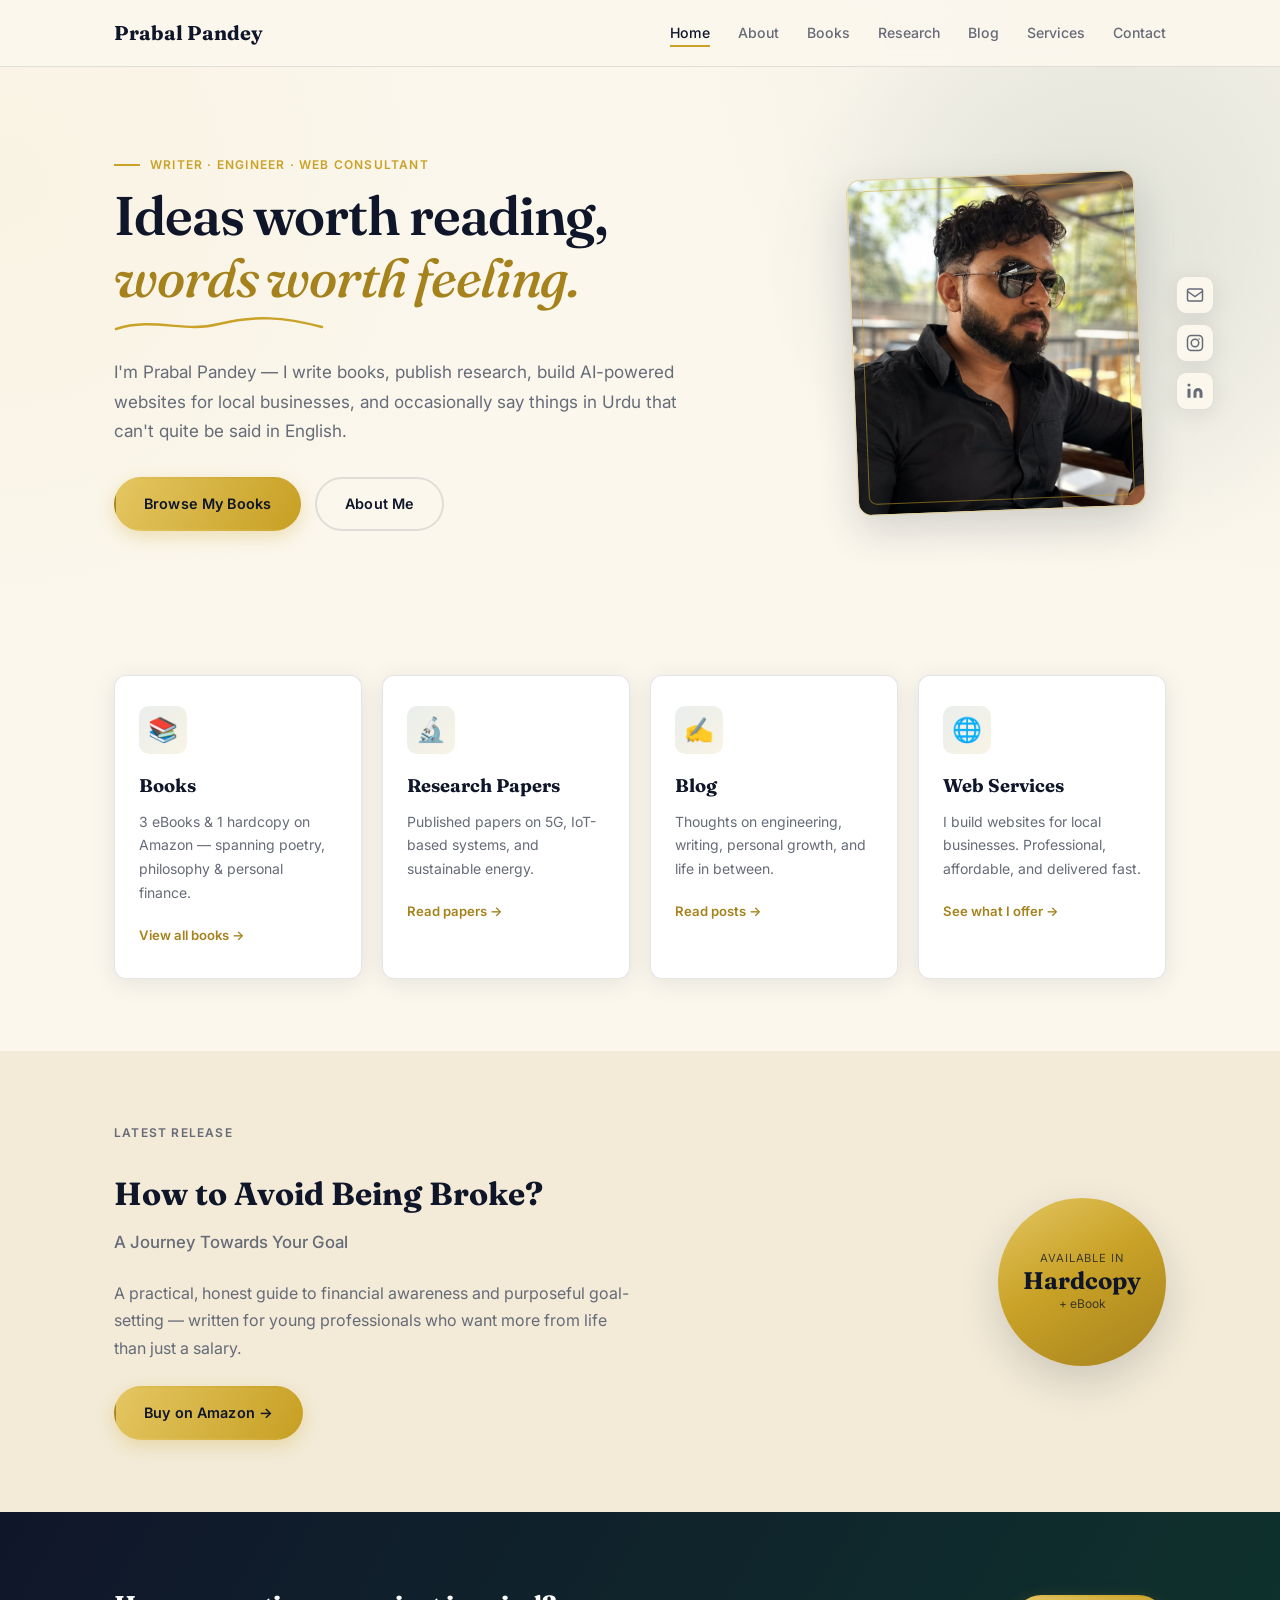
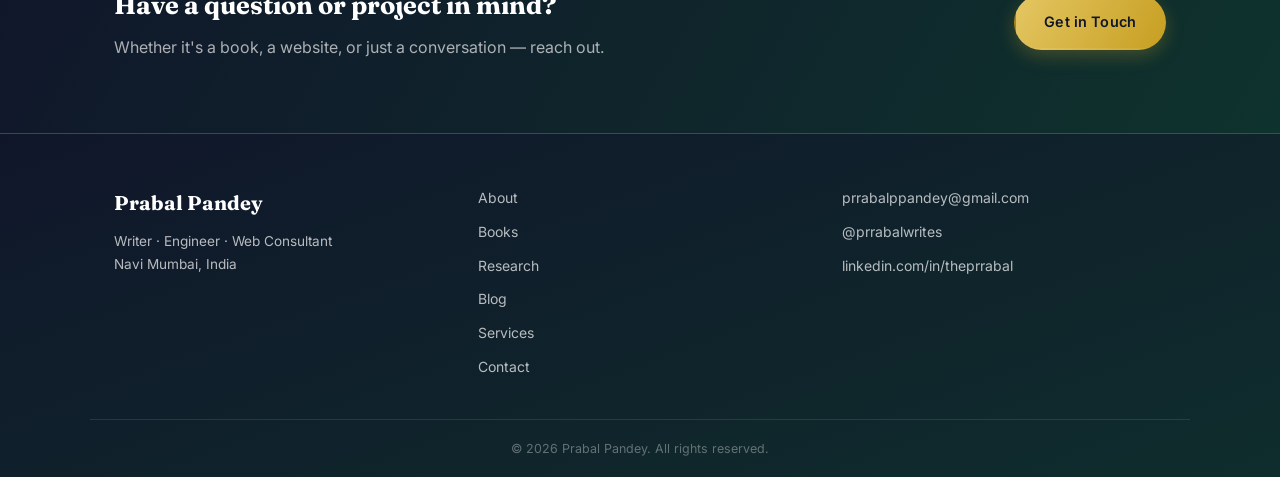
<file: index.html>
<!DOCTYPE html>
<html lang="en">
<head>
<meta charset="UTF-8">
<meta name="viewport" content="width=device-width, initial-scale=1.0">
<meta name="description" content="Prabal Pandey — writer, Electronics & Telecom engineer, and web consultant in Navi Mumbai. Author of four books, published researcher, and website builder for local businesses.">
<link rel="icon" type="image/svg+xml" href="data:image/svg+xml,%3Csvg xmlns='http://www.w3.org/2000/svg' viewBox='0 0 64 64'%3E%3Ccircle cx='32' cy='32' r='32' fill='%2310162A'/%3E%3Ctext x='32' y='42' font-family='Georgia,serif' font-size='26' fill='%23C9A227' text-anchor='middle'%3EPP%3C/text%3E%3C/svg%3E">
<title>Prabal Pandey — Writer, Engineer & Web Consultant</title>
<link rel="preconnect" href="https://fonts.googleapis.com">
<link href="https://fonts.googleapis.com/css2?family=Fraunces:ital,opsz,wght@0,9..144,400;0,9..144,500;0,9..144,600;0,9..144,700;1,9..144,500;1,9..144,600&family=Inter:wght@300;400;500;600&family=Noto+Sans+Devanagari:wght@400;500&display=swap" rel="stylesheet">
<link rel="stylesheet" href="style.css">
</head>
<body>

<header class="site-header">
  <div class="container nav-inner">
    <a href="index.html" class="logo">Prabal Pandey</a>
    <button class="nav-toggle" aria-label="Toggle menu" onclick="document.querySelector('.nav-links').classList.toggle('open')">
      <span></span><span></span><span></span>
    </button>
    <nav class="nav-links">
      <a href="index.html" class="active">Home</a>
      <a href="about.html">About</a>
      <a href="books.html">Books</a>
      <a href="research.html">Research</a>
      <a href="blog.html">Blog</a>
      <a href="services.html">Services</a>
      <a href="contact.html">Contact</a>
    </nav>
  </div>
</header>

<main>
  <!-- Hero -->
  <section class="hero">
    <div class="container hero-inner">
      <div class="hero-text">
        <p class="eyebrow eyebrow-lede">Writer · Engineer · Web Consultant</p>
        <h1>Ideas worth reading,<br><em>words worth feeling.</em></h1>
        <svg class="hero-flourish" viewBox="0 0 210 20" xmlns="http://www.w3.org/2000/svg" aria-hidden="true">
          <path d="M2 14 C 40 2, 70 18, 105 9 S 170 2, 208 12" />
        </svg>
        <p class="hero-sub">I'm Prabal Pandey — I write books, publish research, build AI-powered websites for local businesses, and occasionally say things in Urdu that can't quite be said in English.</p>
        <div class="hero-cta">
          <a href="books.html" class="btn btn-primary">Browse My Books</a>
          <a href="about.html" class="btn btn-ghost">About Me</a>
        </div>
      </div>
      <div class="hero-image">
        <div class="photo-frame">
          <img src="photo.jpg" alt="Prabal Pandey" onerror="this.parentElement.classList.add('no-photo')">
          <div class="photo-placeholder">PP</div>
        </div>
        <div class="social-float">
          <a href="mailto:prrabalppandey@gmail.com" aria-label="Email" class="social-icon">
            <svg viewBox="0 0 24 24" fill="none" stroke="currentColor" stroke-width="2"><rect x="2" y="4" width="20" height="16" rx="2"/><path d="m2 7 10 7 10-7"/></svg>
          </a>
          <a href="https://www.instagram.com/prrabalwrites" target="_blank" aria-label="Instagram" class="social-icon">
            <svg viewBox="0 0 24 24" fill="none" stroke="currentColor" stroke-width="2"><rect x="2" y="2" width="20" height="20" rx="5"/><circle cx="12" cy="12" r="5"/><circle cx="17.5" cy="6.5" r="1" fill="currentColor" stroke="none"/></svg>
          </a>
          <a href="https://www.linkedin.com/in/theprrabal/" target="_blank" aria-label="LinkedIn" class="social-icon">
            <svg viewBox="0 0 24 24" fill="currentColor"><path d="M16 8a6 6 0 0 1 6 6v7h-4v-7a2 2 0 0 0-2-2 2 2 0 0 0-2 2v7h-4v-7a6 6 0 0 1 6-6zM2 9h4v12H2z"/><circle cx="4" cy="4" r="2"/></svg>
          </a>
        </div>
      </div>
    </div>
  </section>

  <!-- Quick nav cards -->
  <section class="quick-nav section-pad">
    <div class="container">
      <div class="cards-grid">
        <a href="books.html" class="card reveal">
          <div class="card-icon">📚</div>
          <h3>Books</h3>
          <p>3 eBooks & 1 hardcopy on Amazon — spanning poetry, philosophy & personal finance.</p>
          <span class="card-link">View all books →</span>
        </a>
        <a href="research.html" class="card reveal">
          <div class="card-icon">🔬</div>
          <h3>Research Papers</h3>
          <p>Published papers on 5G, IoT-based systems, and sustainable energy.</p>
          <span class="card-link">Read papers →</span>
        </a>
        <a href="blog.html" class="card reveal">
          <div class="card-icon">✍️</div>
          <h3>Blog</h3>
          <p>Thoughts on engineering, writing, personal growth, and life in between.</p>
          <span class="card-link">Read posts →</span>
        </a>
        <a href="services.html" class="card reveal">
          <div class="card-icon">🌐</div>
          <h3>Web Services</h3>
          <p>I build websites for local businesses. Professional, affordable, and delivered fast.</p>
          <span class="card-link">See what I offer →</span>
        </a>
      </div>
    </div>
  </section>

  <!-- Featured book -->
  <section class="featured-book section-pad alt-bg">
    <div class="container featured-inner">
      <div class="featured-text">
        <p class="eyebrow">Latest Release</p>
        <h2>How to Avoid Being Broke?</h2>
        <p class="book-sub">A Journey Towards Your Goal</p>
        <p>A practical, honest guide to financial awareness and purposeful goal-setting — written for young professionals who want more from life than just a salary.</p>
        <a href="https://amzn.in/d/048aUwhO" target="_blank" class="btn btn-primary">Buy on Amazon →</a>
      </div>
      <div class="featured-badge">
        <div class="book-badge">
          <span class="badge-label">Available in</span>
          <span class="badge-format">Hardcopy</span>
          <span class="badge-sub">+ eBook</span>
        </div>
      </div>
    </div>
  </section>

  <!-- Enquiry strip -->
  <section class="enquiry-strip section-pad">
    <div class="container enquiry-inner">
      <div>
        <h2>Have a question or project in mind?</h2>
        <p>Whether it's a book, a website, or just a conversation — reach out.</p>
      </div>
      <a href="contact.html" class="btn btn-primary">Get in Touch</a>
    </div>
  </section>
</main>

<footer class="site-footer">
  <div class="container footer-inner">
    <div class="footer-left">
      <span class="logo">Prabal Pandey</span>
      <p>Writer · Engineer · Web Consultant<br>Navi Mumbai, India</p>
    </div>
    <div class="footer-links">
      <a href="about.html">About</a>
      <a href="books.html">Books</a>
      <a href="research.html">Research</a>
      <a href="blog.html">Blog</a>
      <a href="services.html">Services</a>
      <a href="contact.html">Contact</a>
    </div>
    <div class="footer-social">
      <a href="mailto:prrabalppandey@gmail.com">prrabalppandey@gmail.com</a>
      <a href="https://www.instagram.com/prrabalwrites" target="_blank">@prrabalwrites</a>
      <a href="https://www.linkedin.com/in/theprrabal/" target="_blank">linkedin.com/in/theprrabal</a>
    </div>
  </div>
  <div class="footer-bottom">
    <p>© 2026 Prabal Pandey. All rights reserved.</p>
  </div>
</footer>

<script>
(function(){
  var io = new IntersectionObserver(function(entries){
    entries.forEach(function(e){ if (e.isIntersecting) { e.target.classList.add("is-visible"); io.unobserve(e.target); } });
  }, { threshold: 0.15 });
  document.querySelectorAll(".reveal").forEach(function(el){ io.observe(el); });
})();
</script>
</body>
</html>
</file>
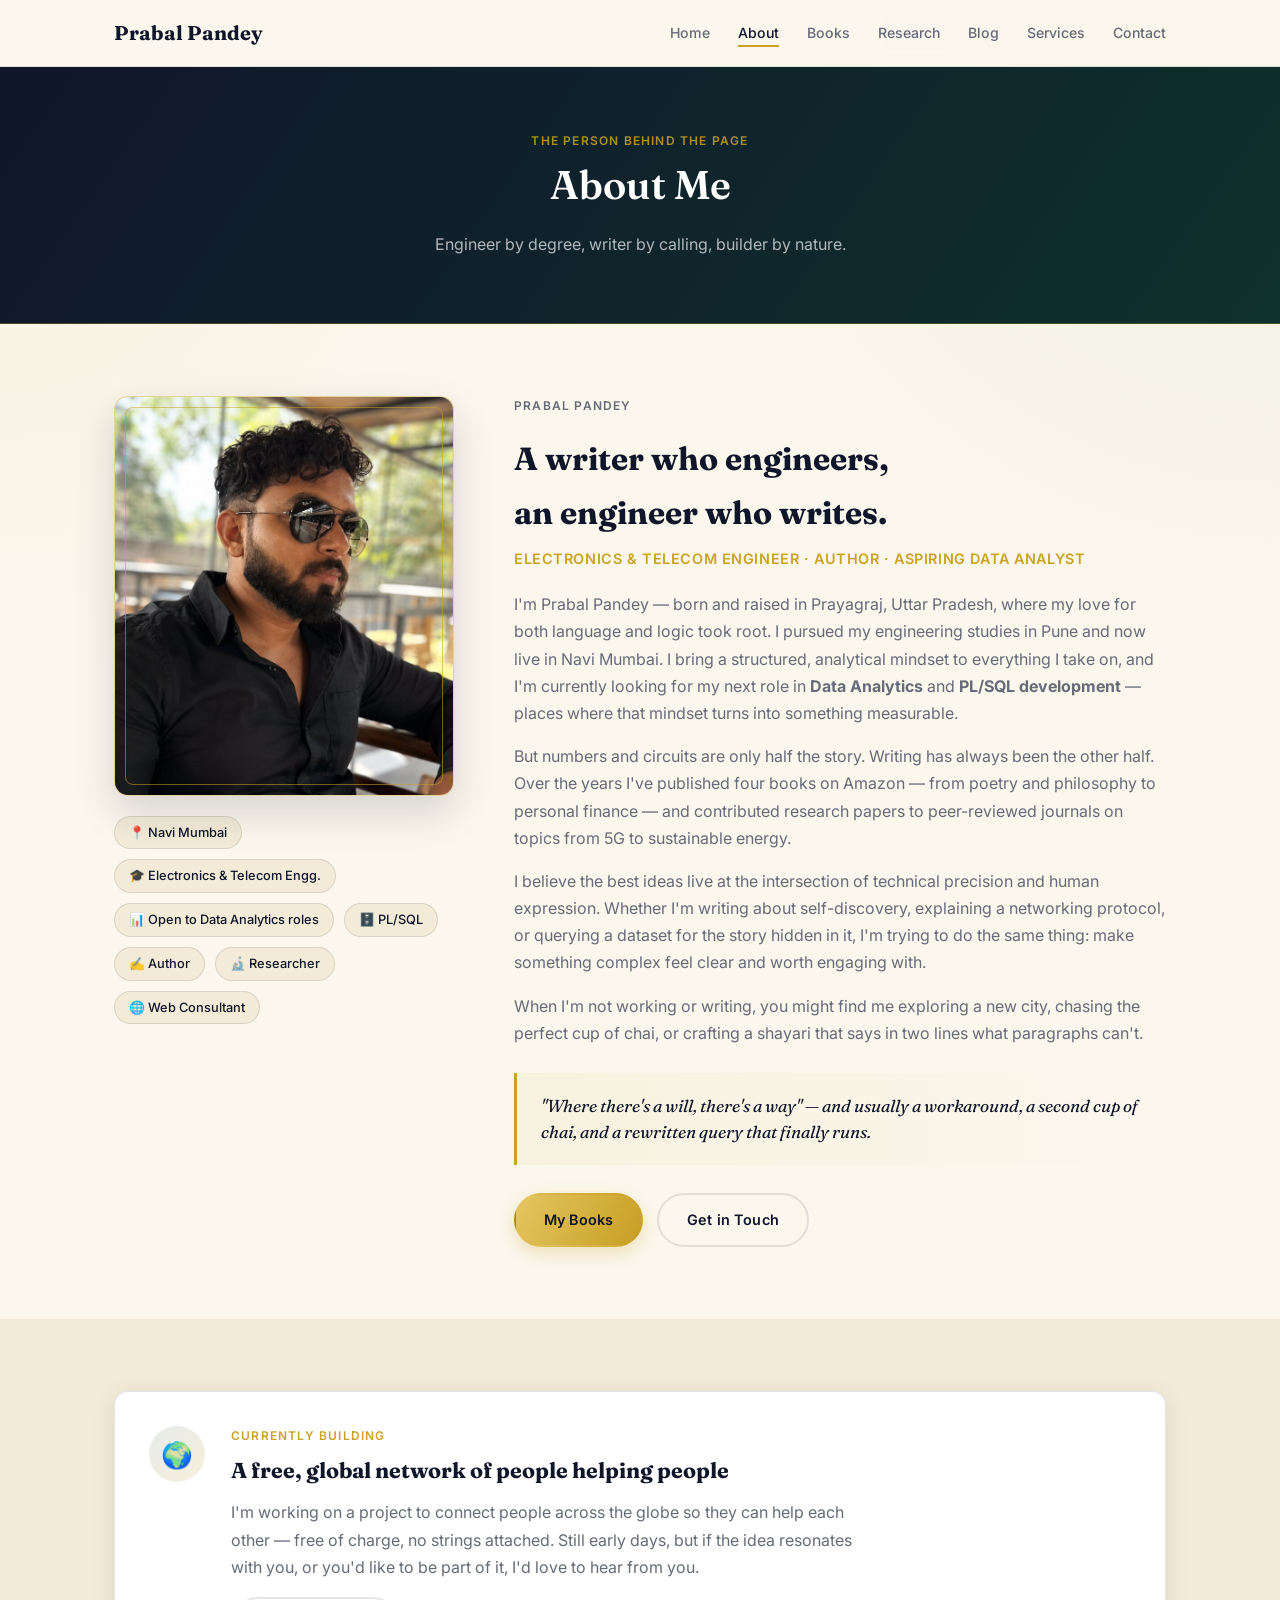
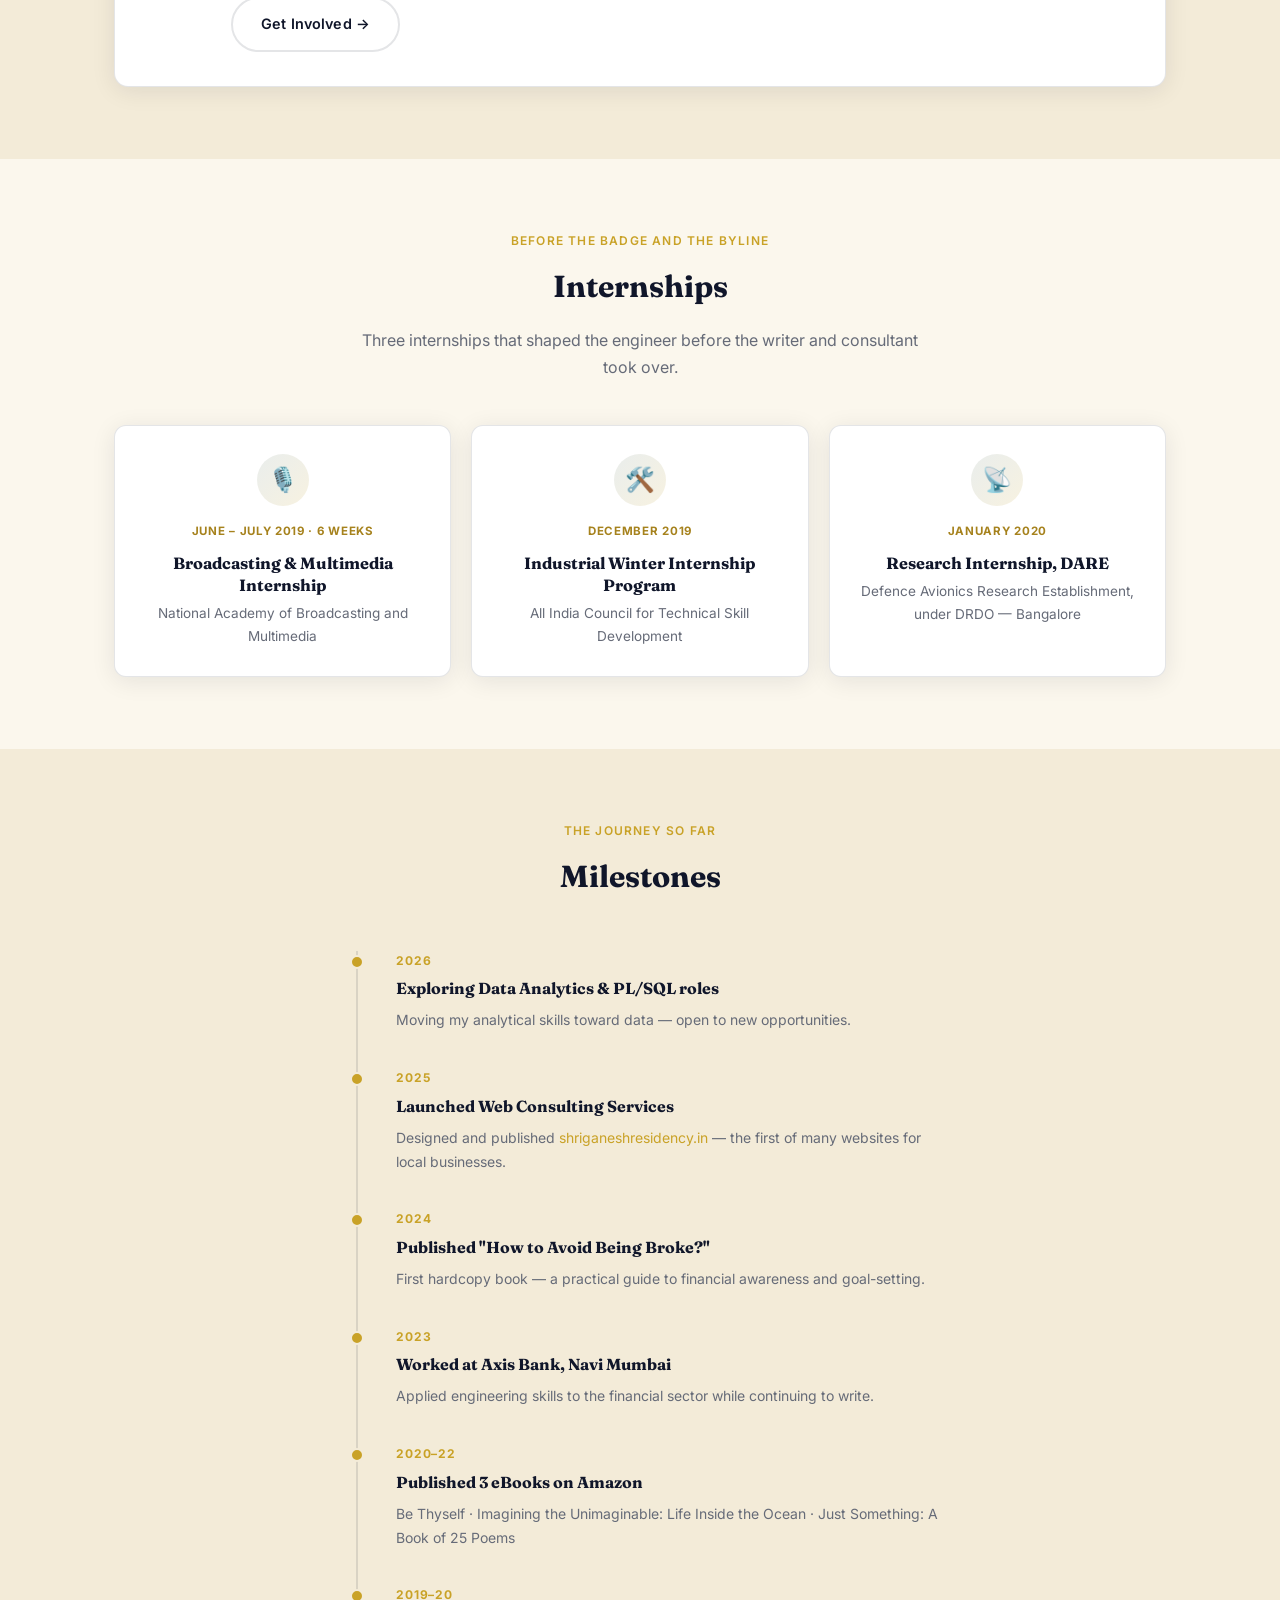
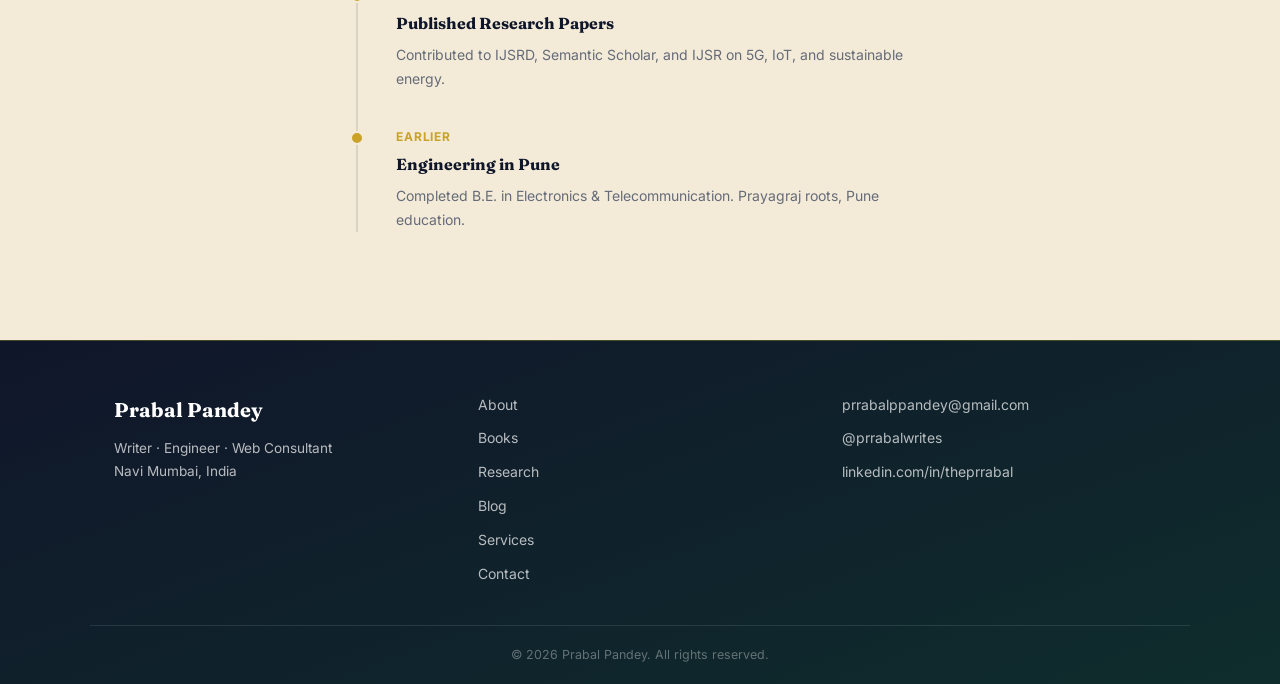
<file: about.html>
<!DOCTYPE html>
<html lang="en">
<head>
<meta charset="UTF-8">
<meta name="viewport" content="width=device-width, initial-scale=1.0">
<meta name="description" content="About Prabal Pandey — an Electronics & Telecom engineer, author, and web consultant blending analytical precision with a writer's voice.">
<link rel="icon" type="image/svg+xml" href="data:image/svg+xml,%3Csvg xmlns='http://www.w3.org/2000/svg' viewBox='0 0 64 64'%3E%3Ccircle cx='32' cy='32' r='32' fill='%2310162A'/%3E%3Ctext x='32' y='42' font-family='Georgia,serif' font-size='26' fill='%23C9A227' text-anchor='middle'%3EPP%3C/text%3E%3C/svg%3E">
<title>About — Prabal Pandey</title>
<link rel="preconnect" href="https://fonts.googleapis.com">
<link href="https://fonts.googleapis.com/css2?family=Fraunces:ital,opsz,wght@0,9..144,400;0,9..144,500;0,9..144,600;0,9..144,700;1,9..144,500;1,9..144,600&family=Inter:wght@300;400;500;600&family=Noto+Sans+Devanagari:wght@400;500&display=swap" rel="stylesheet">
<link rel="stylesheet" href="style.css">
</head>
<body>

<header class="site-header">
  <div class="container nav-inner">
    <a href="index.html" class="logo">Prabal Pandey</a>
    <button class="nav-toggle" aria-label="Toggle menu" onclick="document.querySelector('.nav-links').classList.toggle('open')">
      <span></span><span></span><span></span>
    </button>
    <nav class="nav-links">
      <a href="index.html">Home</a>
      <a href="about.html" class="active">About</a>
      <a href="books.html">Books</a>
      <a href="research.html">Research</a>
      <a href="blog.html">Blog</a>
      <a href="services.html">Services</a>
      <a href="contact.html">Contact</a>
    </nav>
  </div>
</header>

<div class="page-hero">
  <div class="container">
    <p class="eyebrow" style="color:rgba(201,162,39,0.85)">The person behind the page</p>
    <h1>About Me</h1>
    <p>Engineer by degree, writer by calling, builder by nature.</p>
  </div>
</div>

<main>
  <section class="section-pad">
    <div class="container">
      <div class="about-grid">
        <div>
          <div class="about-photo" id="aboutPhoto">
            <img src="photo.jpg" alt="Prabal Pandey" onerror="document.getElementById('aboutPhoto').classList.add('no-photo')">
            <div class="photo-placeholder">PP</div>
          </div>
          <div class="about-tags" style="margin-top: 20px;">
            <span class="tag">📍 Navi Mumbai</span>
            <span class="tag">🎓 Electronics & Telecom Engg.</span>
            <span class="tag">📊 Open to Data Analytics roles</span>
            <span class="tag">🗄️ PL/SQL</span>
            <span class="tag">✍️ Author</span>
            <span class="tag">🔬 Researcher</span>
            <span class="tag">🌐 Web Consultant</span>
          </div>
        </div>
        <div class="about-content">
          <p class="eyebrow">Prabal Pandey</p>
          <h2>A writer who engineers,<br>an engineer who writes.</h2>
          <div class="about-role">Electronics & Telecom Engineer · Author · Aspiring Data Analyst</div>
          <p>I'm Prabal Pandey — born and raised in Prayagraj, Uttar Pradesh, where my love for both language and logic took root. I pursued my engineering studies in Pune and now live in Navi Mumbai. I bring a structured, analytical mindset to everything I take on, and I'm currently looking for my next role in <strong>Data Analytics</strong> and <strong>PL/SQL development</strong> — places where that mindset turns into something measurable.</p>
          <p>But numbers and circuits are only half the story. Writing has always been the other half. Over the years I've published four books on Amazon — from poetry and philosophy to personal finance — and contributed research papers to peer-reviewed journals on topics from 5G to sustainable energy.</p>
          <p>I believe the best ideas live at the intersection of technical precision and human expression. Whether I'm writing about self-discovery, explaining a networking protocol, or querying a dataset for the story hidden in it, I'm trying to do the same thing: make something complex feel clear and worth engaging with.</p>
          <p>When I'm not working or writing, you might find me exploring a new city, chasing the perfect cup of chai, or crafting a shayari that says in two lines what paragraphs can't.</p>
          <blockquote class="signature-quote">
            <p>"Where there's a will, there's a way" — and usually a workaround, a second cup of chai, and a rewritten query that finally runs.</p>
          </blockquote>
          <div style="margin-top: 28px; display: flex; gap: 14px; flex-wrap: wrap;">
            <a href="books.html" class="btn btn-primary">My Books</a>
            <a href="contact.html" class="btn btn-ghost">Get in Touch</a>
          </div>
        </div>
      </div>
    </div>
  </section>

  <!-- Currently building -->
  <section class="section-pad alt-bg">
    <div class="container">
      <div class="project-callout reveal">
        <div class="project-icon">🌍</div>
        <div>
          <p class="eyebrow" style="margin-bottom:6px;">Currently building</p>
          <h3>A free, global network of people helping people</h3>
          <p style="color:var(--grey);max-width:64ch;">I'm working on a project to connect people across the globe so they can help each other — free of charge, no strings attached. Still early days, but if the idea resonates with you, or you'd like to be part of it, I'd love to hear from you.</p>
          <a href="contact.html" class="btn btn-ghost" style="margin-top:16px;">Get Involved →</a>
        </div>
      </div>
    </div>
  </section>

  <!-- Internships -->
  <section class="section-pad">
    <div class="container">
      <p class="eyebrow" style="text-align:center;">Before the badge and the byline</p>
      <h2 style="font-family:'Fraunces',serif;font-size:1.9rem;text-align:center;margin-bottom:14px;">Internships</h2>
      <p style="text-align:center;color:var(--grey);max-width:56ch;margin:0 auto 44px;">Three internships that shaped the engineer before the writer and consultant took over.</p>
      <div class="intern-grid">
        <div class="intern-card reveal">
          <div class="intern-icon">🎙️</div>
          <span class="intern-duration">June – July 2019 · 6 Weeks</span>
          <h4>Broadcasting &amp; Multimedia Internship</h4>
          <p>National Academy of Broadcasting and Multimedia</p>
        </div>
        <div class="intern-card reveal">
          <div class="intern-icon">🛠️</div>
          <span class="intern-duration">December 2019</span>
          <h4>Industrial Winter Internship Program</h4>
          <p>All India Council for Technical Skill Development</p>
        </div>
        <div class="intern-card reveal">
          <div class="intern-icon">📡</div>
          <span class="intern-duration">January 2020</span>
          <h4>Research Internship, DARE</h4>
          <p>Defence Avionics Research Establishment, under DRDO — Bangalore</p>
        </div>
      </div>
    </div>
  </section>

  <!-- Timeline -->
  <section class="section-pad alt-bg">
    <div class="container">
      <p class="eyebrow" style="text-align:center;">The journey so far</p>
      <h2 style="font-family:'Fraunces',serif;font-size:1.9rem;text-align:center;margin-bottom:48px;">Milestones</h2>
      <div style="max-width:600px;margin:0 auto;position:relative;">
        <div style="position:absolute;left:16px;top:0;bottom:0;width:2px;background:var(--line);"></div>
        <div class="timeline-items">
          <div class="t-item reveal">
            <div class="t-dot"></div>
            <div class="t-content">
              <span class="t-year">2026</span>
              <h4>Exploring Data Analytics & PL/SQL roles</h4>
              <p>Moving my analytical skills toward data — open to new opportunities.</p>
            </div>
          </div>
          <div class="t-item reveal">
            <div class="t-dot"></div>
            <div class="t-content">
              <span class="t-year">2025</span>
              <h4>Launched Web Consulting Services</h4>
              <p>Designed and published <a href="https://shriganeshresidency.in" target="_blank" style="color:var(--saffron);">shriganeshresidency.in</a> — the first of many websites for local businesses.</p>
            </div>
          </div>
          <div class="t-item reveal">
            <div class="t-dot"></div>
            <div class="t-content">
              <span class="t-year">2024</span>
              <h4>Published "How to Avoid Being Broke?"</h4>
              <p>First hardcopy book — a practical guide to financial awareness and goal-setting.</p>
            </div>
          </div>
          <div class="t-item reveal">
            <div class="t-dot"></div>
            <div class="t-content">
              <span class="t-year">2023</span>
              <h4>Worked at Axis Bank, Navi Mumbai</h4>
              <p>Applied engineering skills to the financial sector while continuing to write.</p>
            </div>
          </div>
          <div class="t-item reveal">
            <div class="t-dot"></div>
            <div class="t-content">
              <span class="t-year">2020–22</span>
              <h4>Published 3 eBooks on Amazon</h4>
              <p>Be Thyself · Imagining the Unimaginable: Life Inside the Ocean · Just Something: A Book of 25 Poems</p>
            </div>
          </div>
          <div class="t-item reveal">
            <div class="t-dot"></div>
            <div class="t-content">
              <span class="t-year">2019–20</span>
              <h4>Published Research Papers</h4>
              <p>Contributed to IJSRD, Semantic Scholar, and IJSR on 5G, IoT, and sustainable energy.</p>
            </div>
          </div>
          <div class="t-item reveal">
            <div class="t-dot"></div>
            <div class="t-content">
              <span class="t-year">Earlier</span>
              <h4>Engineering in Pune</h4>
              <p>Completed B.E. in Electronics & Telecommunication. Prayagraj roots, Pune education.</p>
            </div>
          </div>
        </div>
      </div>
    </div>
  </section>
</main>

<style>
.signature-quote {
  margin: 26px 0;
  padding: 20px 24px;
  border-left: 3px solid var(--saffron);
  background: linear-gradient(90deg, rgba(201,162,39,0.07), transparent);
  border-radius: 0 8px 8px 0;
}
.signature-quote p {
  font-family: 'Fraunces', serif;
  font-style: italic;
  font-size: 1.08rem;
  color: var(--navy);
  margin-bottom: 0 !important;
  line-height: 1.5;
}

.project-callout {
  display: flex;
  gap: 26px;
  align-items: flex-start;
  background: #fff;
  border: 1px solid var(--line);
  border-radius: 14px;
  padding: 34px;
  box-shadow: var(--shadow);
}
.project-icon {
  width: 56px; height: 56px;
  flex-shrink: 0;
  border-radius: 50%;
  background: linear-gradient(135deg, rgba(14,59,46,0.1), rgba(201,162,39,0.16));
  display: flex; align-items: center; justify-content: center;
  font-size: 1.6rem;
}
.project-callout h3 {
  font-family: 'Fraunces', serif;
  font-size: 1.35rem;
  margin-bottom: 10px;
}
@media (max-width: 640px) {
  .project-callout { flex-direction: column; }
}

.intern-grid {
  display: grid;
  grid-template-columns: repeat(3, 1fr);
  gap: 20px;
}
.intern-card {
  background: #fff;
  border: 1px solid var(--line);
  border-radius: 12px;
  padding: 28px 24px;
  text-align: center;
  box-shadow: var(--shadow);
  transition: all 0.28s cubic-bezier(.2,.7,.3,1);
}
.intern-card:hover { transform: translateY(-6px); border-color: rgba(201,162,39,0.4); box-shadow: var(--shadow-lift); }
.intern-icon {
  width: 52px; height: 52px;
  margin: 0 auto 16px;
  border-radius: 50%;
  background: linear-gradient(135deg, rgba(14,59,46,0.09), rgba(201,162,39,0.14));
  display: flex; align-items: center; justify-content: center;
  font-size: 1.5rem;
}
.intern-duration {
  display: block;
  font-size: 0.72rem;
  font-weight: 700;
  text-transform: uppercase;
  letter-spacing: 0.06em;
  color: var(--saffron-d);
  margin-bottom: 10px;
}
.intern-card h4 {
  font-family: 'Fraunces', serif;
  font-size: 1.02rem;
  margin-bottom: 6px;
  line-height: 1.35;
}
.intern-card p { font-size: 0.85rem; color: var(--grey); }
@media (max-width: 900px) {
  .intern-grid { grid-template-columns: 1fr; }
}

.t-item {
  display: flex;
  gap: 20px;
  margin-bottom: 36px;
  padding-left: 0;
  position: relative;
}
.t-dot {
  width: 14px; height: 14px;
  border-radius: 50%;
  background: var(--saffron);
  border: 2px solid var(--ivory-d);
  flex-shrink: 0;
  margin-top: 4px;
  position: relative;
  z-index: 1;
  margin-left: 10px;
}
.t-content { padding-left: 12px; }
.t-year {
  font-size: 0.75rem;
  font-weight: 700;
  text-transform: uppercase;
  letter-spacing: 0.07em;
  color: var(--saffron);
  display: block;
  margin-bottom: 4px;
}
.t-content h4 {
  font-family: 'Fraunces', serif;
  font-size: 1rem;
  margin-bottom: 6px;
}
.t-content p { font-size: 0.875rem; color: var(--grey); }
</style>

<footer class="site-footer">
  <div class="container footer-inner">
    <div class="footer-left">
      <span class="logo">Prabal Pandey</span>
      <p>Writer · Engineer · Web Consultant<br>Navi Mumbai, India</p>
    </div>
    <div class="footer-links">
      <a href="about.html">About</a>
      <a href="books.html">Books</a>
      <a href="research.html">Research</a>
      <a href="blog.html">Blog</a>
      <a href="services.html">Services</a>
      <a href="contact.html">Contact</a>
    </div>
    <div class="footer-social">
      <a href="mailto:prrabalppandey@gmail.com">prrabalppandey@gmail.com</a>
      <a href="https://www.instagram.com/prrabalwrites" target="_blank">@prrabalwrites</a>
      <a href="https://www.linkedin.com/in/theprrabal/" target="_blank">linkedin.com/in/theprrabal</a>
    </div>
  </div>
  <div class="footer-bottom"><p>© 2026 Prabal Pandey. All rights reserved.</p></div>
</footer>

<script>
(function(){
  var io = new IntersectionObserver(function(entries){
    entries.forEach(function(e){ if (e.isIntersecting) { e.target.classList.add("is-visible"); io.unobserve(e.target); } });
  }, { threshold: 0.15 });
  document.querySelectorAll(".reveal").forEach(function(el){ io.observe(el); });
})();
</script>
</body>
</html>
</file>
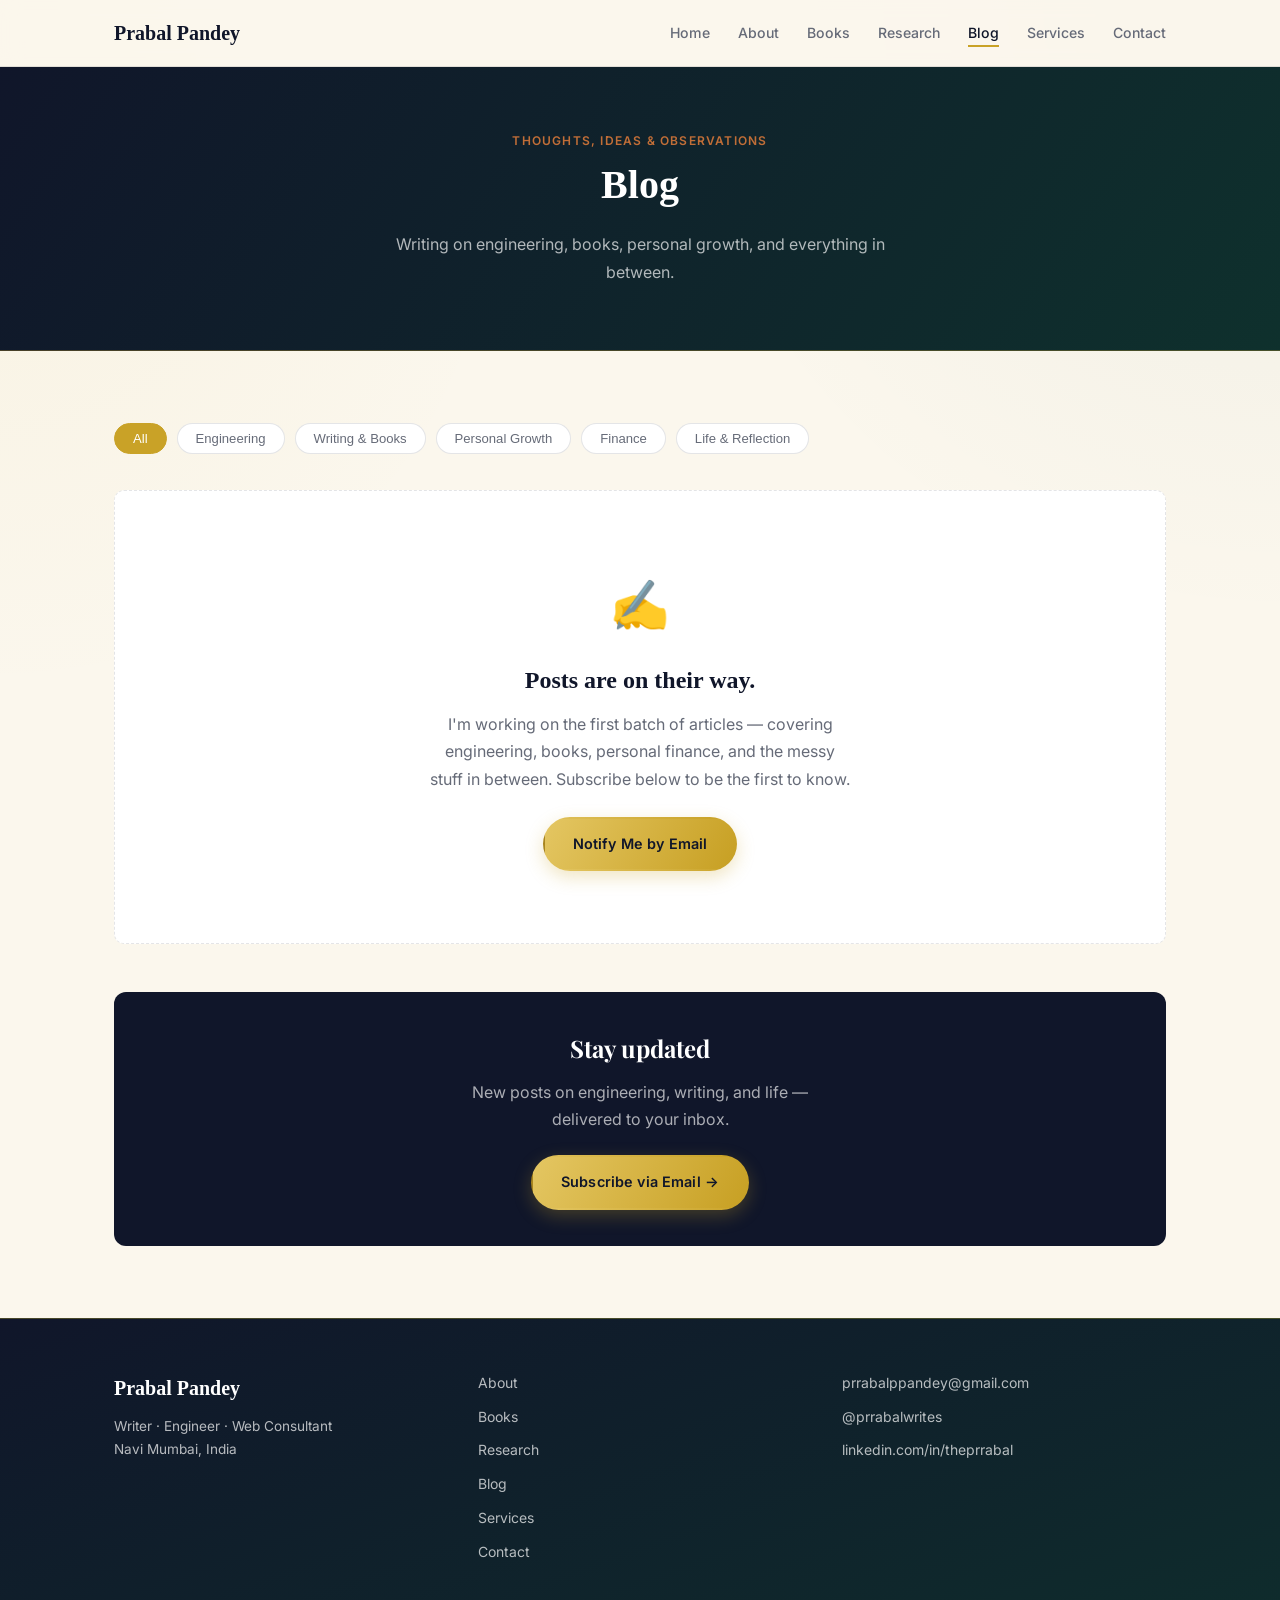
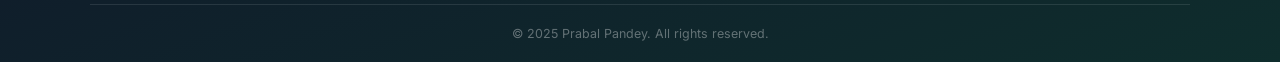
<file: blog.html>
<!DOCTYPE html>
<html lang="en">
<head>
<meta charset="UTF-8">
<meta name="viewport" content="width=device-width, initial-scale=1.0">
<title>Blog — Prabal Pandey</title>
<link rel="preconnect" href="https://fonts.googleapis.com">
<link href="https://fonts.googleapis.com/css2?family=Playfair+Display:ital,wght@0,400;0,600;0,700;1,400;1,600&family=Inter:wght@300;400;500;600&display=swap" rel="stylesheet">
<link rel="stylesheet" href="style.css">
<style>
  .category-bar {
    display: flex;
    gap: 10px;
    flex-wrap: wrap;
    margin-bottom: 36px;
  }
  .cat-btn {
    padding: 7px 18px;
    border-radius: 100px;
    border: 1px solid var(--line);
    font-size: 0.82rem;
    font-weight: 500;
    cursor: pointer;
    background: #fff;
    color: var(--grey);
    transition: all 0.15s;
  }
  .cat-btn.active, .cat-btn:hover {
    background: var(--saffron);
    border-color: var(--saffron);
    color: #fff;
  }

  .blog-post-full {
    max-width: 680px;
  }

  .subscribe-box {
    background: var(--navy);
    color: #fff;
    border-radius: 12px;
    padding: 36px;
    text-align: center;
    margin-top: 48px;
  }
  .subscribe-box h3 {
    font-family: 'Playfair Display', serif;
    font-size: 1.5rem;
    margin-bottom: 10px;
  }
  .subscribe-box p { color: rgba(255,255,255,0.65); max-width: 40ch; margin: 0 auto 22px; }
  .subscribe-row {
    display: flex;
    gap: 10px;
    max-width: 380px;
    margin: 0 auto;
  }
  .subscribe-row input {
    flex: 1;
    padding: 11px 14px;
    border-radius: var(--radius);
    border: none;
    font-family: 'Inter', sans-serif;
    font-size: 0.9rem;
    outline: none;
  }
</style>
</head>
<body>

<header class="site-header">
  <div class="container nav-inner">
    <a href="index.html" class="logo">Prabal Pandey</a>
    <button class="nav-toggle" aria-label="Toggle menu" onclick="document.querySelector('.nav-links').classList.toggle('open')">
      <span></span><span></span><span></span>
    </button>
    <nav class="nav-links">
      <a href="index.html">Home</a>
      <a href="about.html">About</a>
      <a href="books.html">Books</a>
      <a href="research.html">Research</a>
      <a href="blog.html" class="active">Blog</a>
      <a href="services.html">Services</a>
      <a href="contact.html">Contact</a>
    </nav>
  </div>
</header>

<div class="page-hero">
  <div class="container">
    <p class="eyebrow" style="color:rgba(224,123,57,0.85)">Thoughts, Ideas & Observations</p>
    <h1>Blog</h1>
    <p>Writing on engineering, books, personal growth, and everything in between.</p>
  </div>
</div>

<main>
  <section class="section-pad">
    <div class="container">

      <div class="category-bar">
        <button class="cat-btn active">All</button>
        <button class="cat-btn">Engineering</button>
        <button class="cat-btn">Writing & Books</button>
        <button class="cat-btn">Personal Growth</button>
        <button class="cat-btn">Finance</button>
        <button class="cat-btn">Life & Reflection</button>
      </div>

      <!-- Coming soon state — replace this section when you publish your first post -->
      <div class="blog-coming">
        <div class="big-icon">✍️</div>
        <h3>Posts are on their way.</h3>
        <p>I'm working on the first batch of articles — covering engineering, books, personal finance, and the messy stuff in between. Subscribe below to be the first to know.</p>
        <a href="mailto:prrabalppandey@gmail.com?subject=Blog%20Notification&body=Please%20notify%20me%20when%20new%20posts%20are%20published." class="btn btn-primary">Notify Me by Email</a>
      </div>

      <!-- ============================================================
           HOW TO ADD A BLOG POST:
           1. Copy the block below, uncomment it, and fill in your content.
           2. Delete or keep the "coming soon" block above as needed.
           3. Add as many blog-card blocks as you like.
      ============================================================

      <div class="blog-grid">
        <div class="blog-card">
          <div class="blog-img">💡</div>
          <div class="blog-body">
            <div class="blog-date">June 2025 · Engineering</div>
            <h3>Your Post Title Here</h3>
            <p>A short 1–2 line summary of what the post is about goes here.</p>
            <a href="#" class="blog-link">Read more →</a>
          </div>
        </div>
      </div>
      ============================================================ -->

      <div class="subscribe-box">
        <h3>Stay updated</h3>
        <p>New posts on engineering, writing, and life — delivered to your inbox.</p>
        <a href="mailto:prrabalppandey@gmail.com?subject=Subscribe%20to%20Blog&body=Hi%20Prabal%2C%20please%20add%20me%20to%20your%20blog%20mailing%20list." class="btn btn-primary">Subscribe via Email →</a>
      </div>

    </div>
  </section>
</main>

<footer class="site-footer">
  <div class="container footer-inner">
    <div class="footer-left">
      <span class="logo">Prabal Pandey</span>
      <p>Writer · Engineer · Web Consultant<br>Navi Mumbai, India</p>
    </div>
    <div class="footer-links">
      <a href="about.html">About</a>
      <a href="books.html">Books</a>
      <a href="research.html">Research</a>
      <a href="blog.html">Blog</a>
      <a href="services.html">Services</a>
      <a href="contact.html">Contact</a>
    </div>
    <div class="footer-social">
      <a href="mailto:prrabalppandey@gmail.com">prrabalppandey@gmail.com</a>
      <a href="https://www.instagram.com/prrabalwrites" target="_blank">@prrabalwrites</a>
      <a href="https://www.linkedin.com/in/theprrabal/" target="_blank">linkedin.com/in/theprrabal</a>
    </div>
  </div>
  <div class="footer-bottom"><p>© 2025 Prabal Pandey. All rights reserved.</p></div>
</footer>

<script>
  document.querySelectorAll('.cat-btn').forEach(btn => {
    btn.addEventListener('click', () => {
      document.querySelectorAll('.cat-btn').forEach(b => b.classList.remove('active'));
      btn.classList.add('active');
    });
  });
</script>

</body>
</html>
</file>
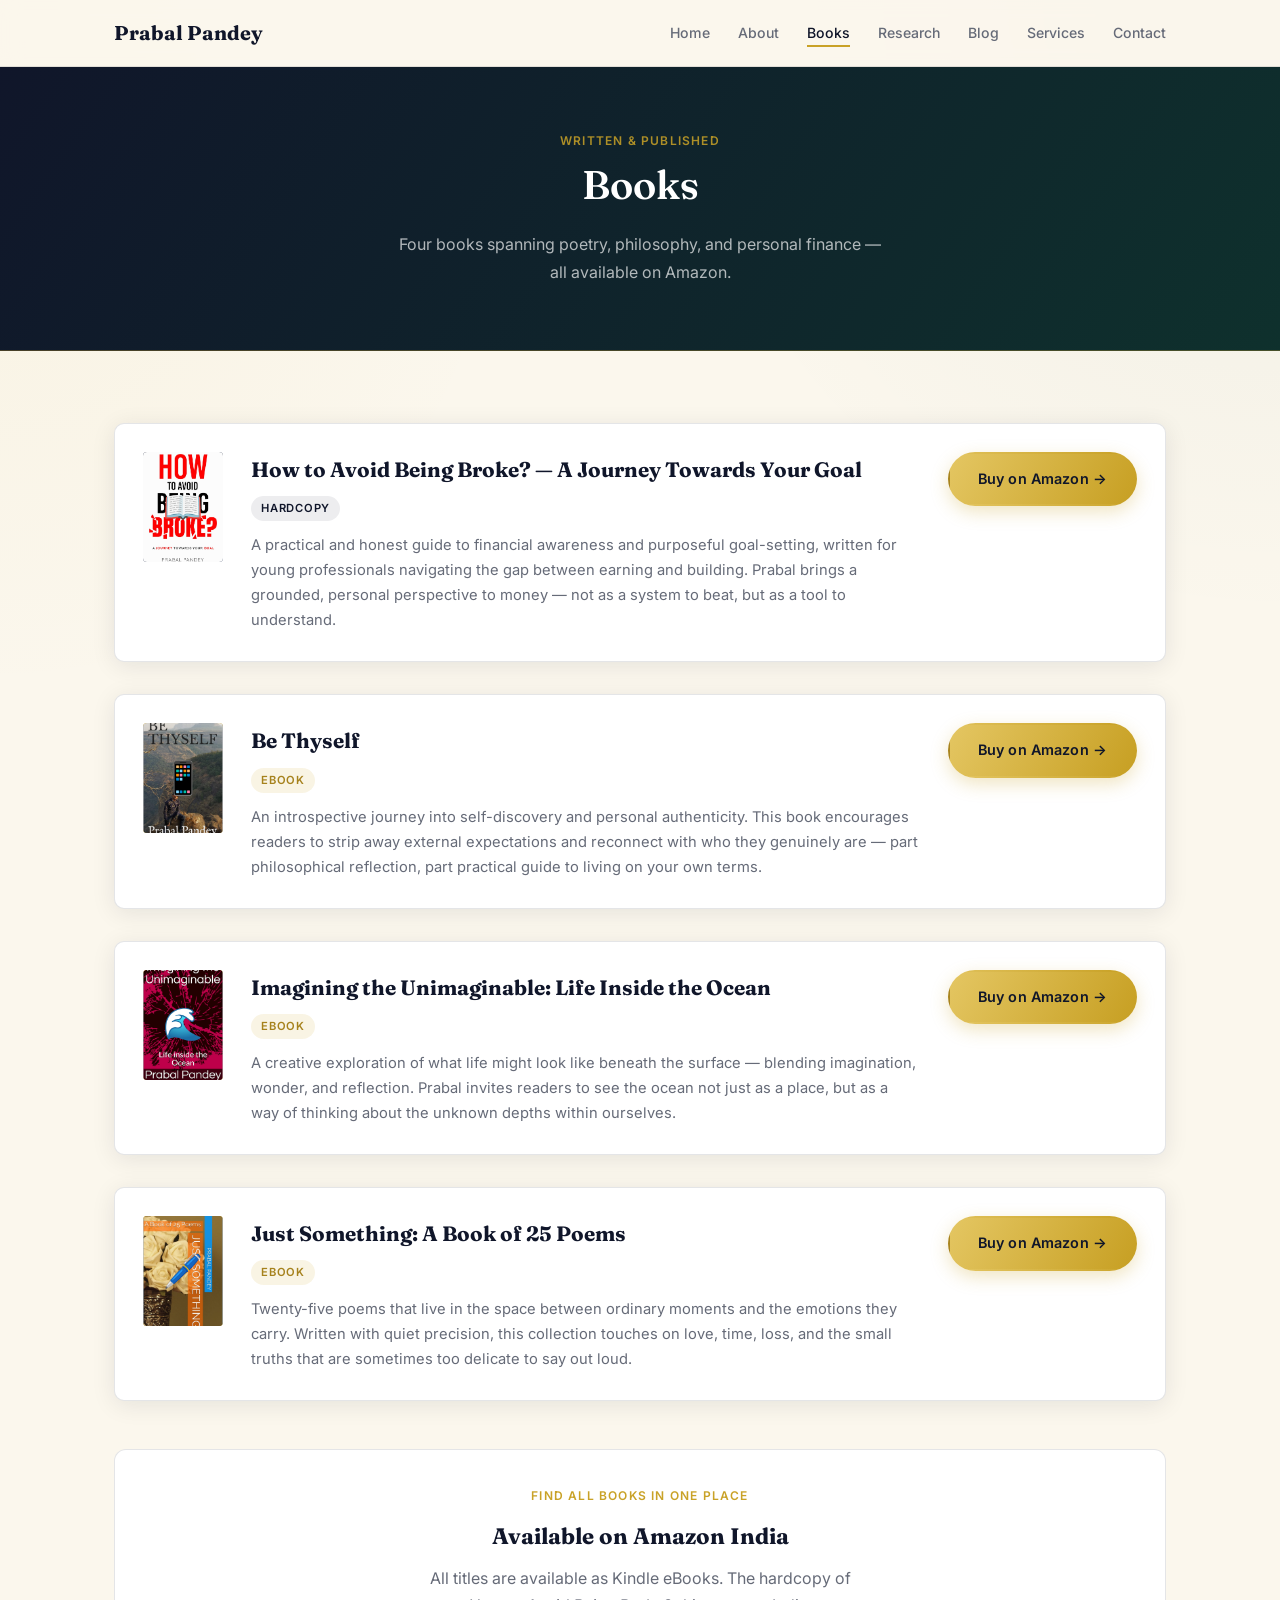
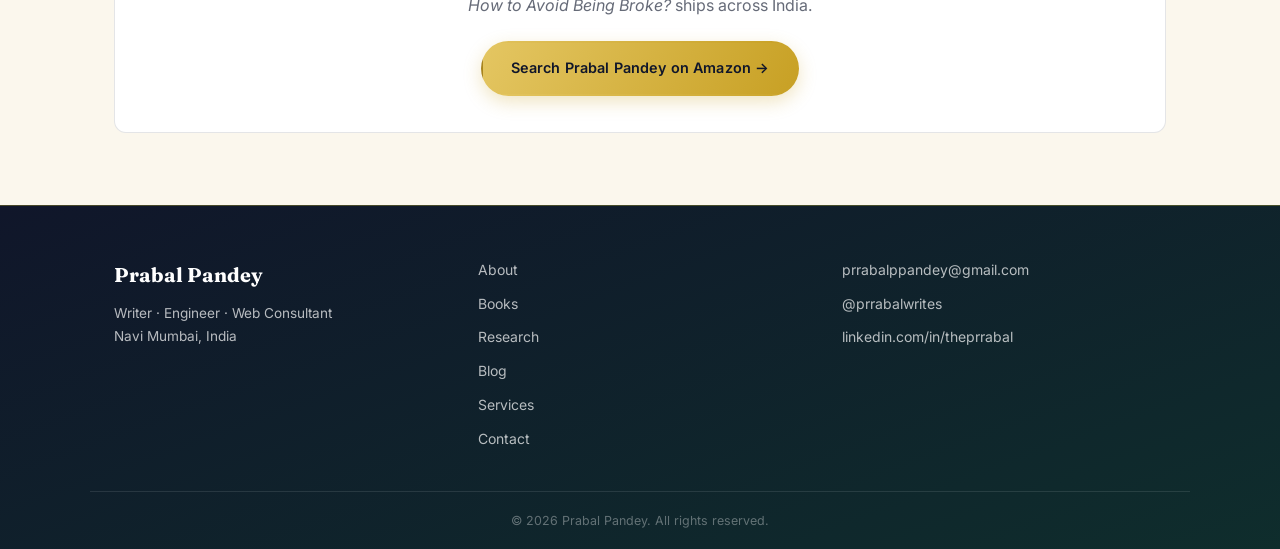
<file: books.html>
<!DOCTYPE html>
<html lang="en">
<head>
<meta charset="UTF-8">
<meta name="viewport" content="width=device-width, initial-scale=1.0">
<meta name="description" content="Four books by Prabal Pandey, available on Amazon India — spanning self-development, ocean life, poetry, and personal finance.">
<link rel="icon" type="image/svg+xml" href="data:image/svg+xml,%3Csvg xmlns='http://www.w3.org/2000/svg' viewBox='0 0 64 64'%3E%3Ccircle cx='32' cy='32' r='32' fill='%2310162A'/%3E%3Ctext x='32' y='42' font-family='Georgia,serif' font-size='26' fill='%23C9A227' text-anchor='middle'%3EPP%3C/text%3E%3C/svg%3E">
<title>Books — Prabal Pandey</title>
<link rel="preconnect" href="https://fonts.googleapis.com">
<link href="https://fonts.googleapis.com/css2?family=Fraunces:ital,opsz,wght@0,9..144,400;0,9..144,500;0,9..144,600;0,9..144,700;1,9..144,500;1,9..144,600&family=Inter:wght@300;400;500;600&display=swap" rel="stylesheet">
<link rel="stylesheet" href="style.css">
</head>
<body>

<header class="site-header">
  <div class="container nav-inner">
    <a href="index.html" class="logo">Prabal Pandey</a>
    <button class="nav-toggle" aria-label="Toggle menu" onclick="document.querySelector('.nav-links').classList.toggle('open')">
      <span></span><span></span><span></span>
    </button>
    <nav class="nav-links">
      <a href="index.html">Home</a>
      <a href="about.html">About</a>
      <a href="books.html" class="active">Books</a>
      <a href="research.html">Research</a>
      <a href="blog.html">Blog</a>
      <a href="services.html">Services</a>
      <a href="contact.html">Contact</a>
    </nav>
  </div>
</header>

<div class="page-hero">
  <div class="container">
    <p class="eyebrow" style="color:rgba(201,162,39,0.85)">Written & Published</p>
    <h1>Books</h1>
    <p>Four books spanning poetry, philosophy, and personal finance — all available on Amazon.</p>
  </div>
</div>

<main>
  <section class="section-pad">
    <div class="container">
      <div class="books-grid">

        <!-- Book 1 -->
        <div class="book-card reveal">
          <div class="book-spine hardcopy" title="Hardcopy"><img src="book1-cover.jpg" alt="How to Avoid Being Broke? cover" onerror="this.style.display='none'"><span class="spine-emoji">📖</span></div>
          <div class="book-info">
            <h3>How to Avoid Being Broke? — A Journey Towards Your Goal</h3>
            <span class="book-format hardcopy">Hardcopy</span>
            <p>A practical and honest guide to financial awareness and purposeful goal-setting, written for young professionals navigating the gap between earning and building. Prabal brings a grounded, personal perspective to money — not as a system to beat, but as a tool to understand.</p>
          </div>
          <div class="book-cta">
            <a href="https://amzn.in/d/048aUwhO" target="_blank" class="btn btn-primary">Buy on Amazon →</a>
          </div>
        </div>

        <!-- Book 2 -->
        <div class="book-card reveal">
          <div class="book-spine ebook" title="eBook"><img src="book2-cover.jpg" alt="Be Thyself cover" onerror="this.style.display='none'"><span class="spine-emoji">📱</span></div>
          <div class="book-info">
            <h3>Be Thyself</h3>
            <span class="book-format ebook">eBook</span>
            <p>An introspective journey into self-discovery and personal authenticity. This book encourages readers to strip away external expectations and reconnect with who they genuinely are — part philosophical reflection, part practical guide to living on your own terms.</p>
          </div>
          <div class="book-cta">
            <a href="https://amzn.in/d/0cEzp8bA" target="_blank" class="btn btn-primary">Buy on Amazon →</a>
          </div>
        </div>

        <!-- Book 3 -->
        <div class="book-card reveal">
          <div class="book-spine ebook" title="eBook"><img src="book3-cover.jpg" alt="Imagining the Unimaginable: Life Inside the Ocean cover" onerror="this.style.display='none'"><span class="spine-emoji">🌊</span></div>
          <div class="book-info">
            <h3>Imagining the Unimaginable: Life Inside the Ocean</h3>
            <span class="book-format ebook">eBook</span>
            <p>A creative exploration of what life might look like beneath the surface — blending imagination, wonder, and reflection. Prabal invites readers to see the ocean not just as a place, but as a way of thinking about the unknown depths within ourselves.</p>
          </div>
          <div class="book-cta">
            <a href="https://amzn.in/d/0b98Ddn2" target="_blank" class="btn btn-primary">Buy on Amazon →</a>
          </div>
        </div>

        <!-- Book 4 -->
        <div class="book-card reveal">
          <div class="book-spine ebook" title="eBook"><img src="book4-cover.jpg" alt="Just Something: A Book of 25 Poems cover" onerror="this.style.display='none'"><span class="spine-emoji">🖊️</span></div>
          <div class="book-info">
            <h3>Just Something: A Book of 25 Poems</h3>
            <span class="book-format ebook">eBook</span>
            <p>Twenty-five poems that live in the space between ordinary moments and the emotions they carry. Written with quiet precision, this collection touches on love, time, loss, and the small truths that are sometimes too delicate to say out loud.</p>
          </div>
          <div class="book-cta">
            <a href="https://amzn.in/d/09Vtak7l" target="_blank" class="btn btn-primary">Buy on Amazon →</a>
          </div>
        </div>

      </div>

      <!-- Amazon CTA -->
      <div style="text-align:center;margin-top:48px;padding:36px;background:#fff;border:1px solid var(--line);border-radius:12px;">
        <p class="eyebrow">Find all books in one place</p>
        <h3 style="font-family:'Fraunces',serif;font-size:1.4rem;margin-bottom:10px;">Available on Amazon India</h3>
        <p style="color:var(--grey);max-width:44ch;margin:0 auto 22px;">All titles are available as Kindle eBooks. The hardcopy of <em>How to Avoid Being Broke?</em> ships across India.</p>
        <a href="https://www.amazon.in/s?k=Prabal+Pandey" target="_blank" class="btn btn-primary">Search Prabal Pandey on Amazon →</a>
      </div>
    </div>
  </section>
</main>

<footer class="site-footer">
  <div class="container footer-inner">
    <div class="footer-left">
      <span class="logo">Prabal Pandey</span>
      <p>Writer · Engineer · Web Consultant<br>Navi Mumbai, India</p>
    </div>
    <div class="footer-links">
      <a href="about.html">About</a>
      <a href="books.html">Books</a>
      <a href="research.html">Research</a>
      <a href="blog.html">Blog</a>
      <a href="services.html">Services</a>
      <a href="contact.html">Contact</a>
    </div>
    <div class="footer-social">
      <a href="mailto:prrabalppandey@gmail.com">prrabalppandey@gmail.com</a>
      <a href="https://www.instagram.com/prrabalwrites" target="_blank">@prrabalwrites</a>
      <a href="https://www.linkedin.com/in/theprrabal/" target="_blank">linkedin.com/in/theprrabal</a>
    </div>
  </div>
  <div class="footer-bottom"><p>© 2026 Prabal Pandey. All rights reserved.</p></div>
</footer>

<script>
(function(){
  var io = new IntersectionObserver(function(entries){
    entries.forEach(function(e){ if (e.isIntersecting) { e.target.classList.add("is-visible"); io.unobserve(e.target); } });
  }, { threshold: 0.15 });
  document.querySelectorAll(".reveal").forEach(function(el){ io.observe(el); });
})();
</script>
</body>
</html>
</file>
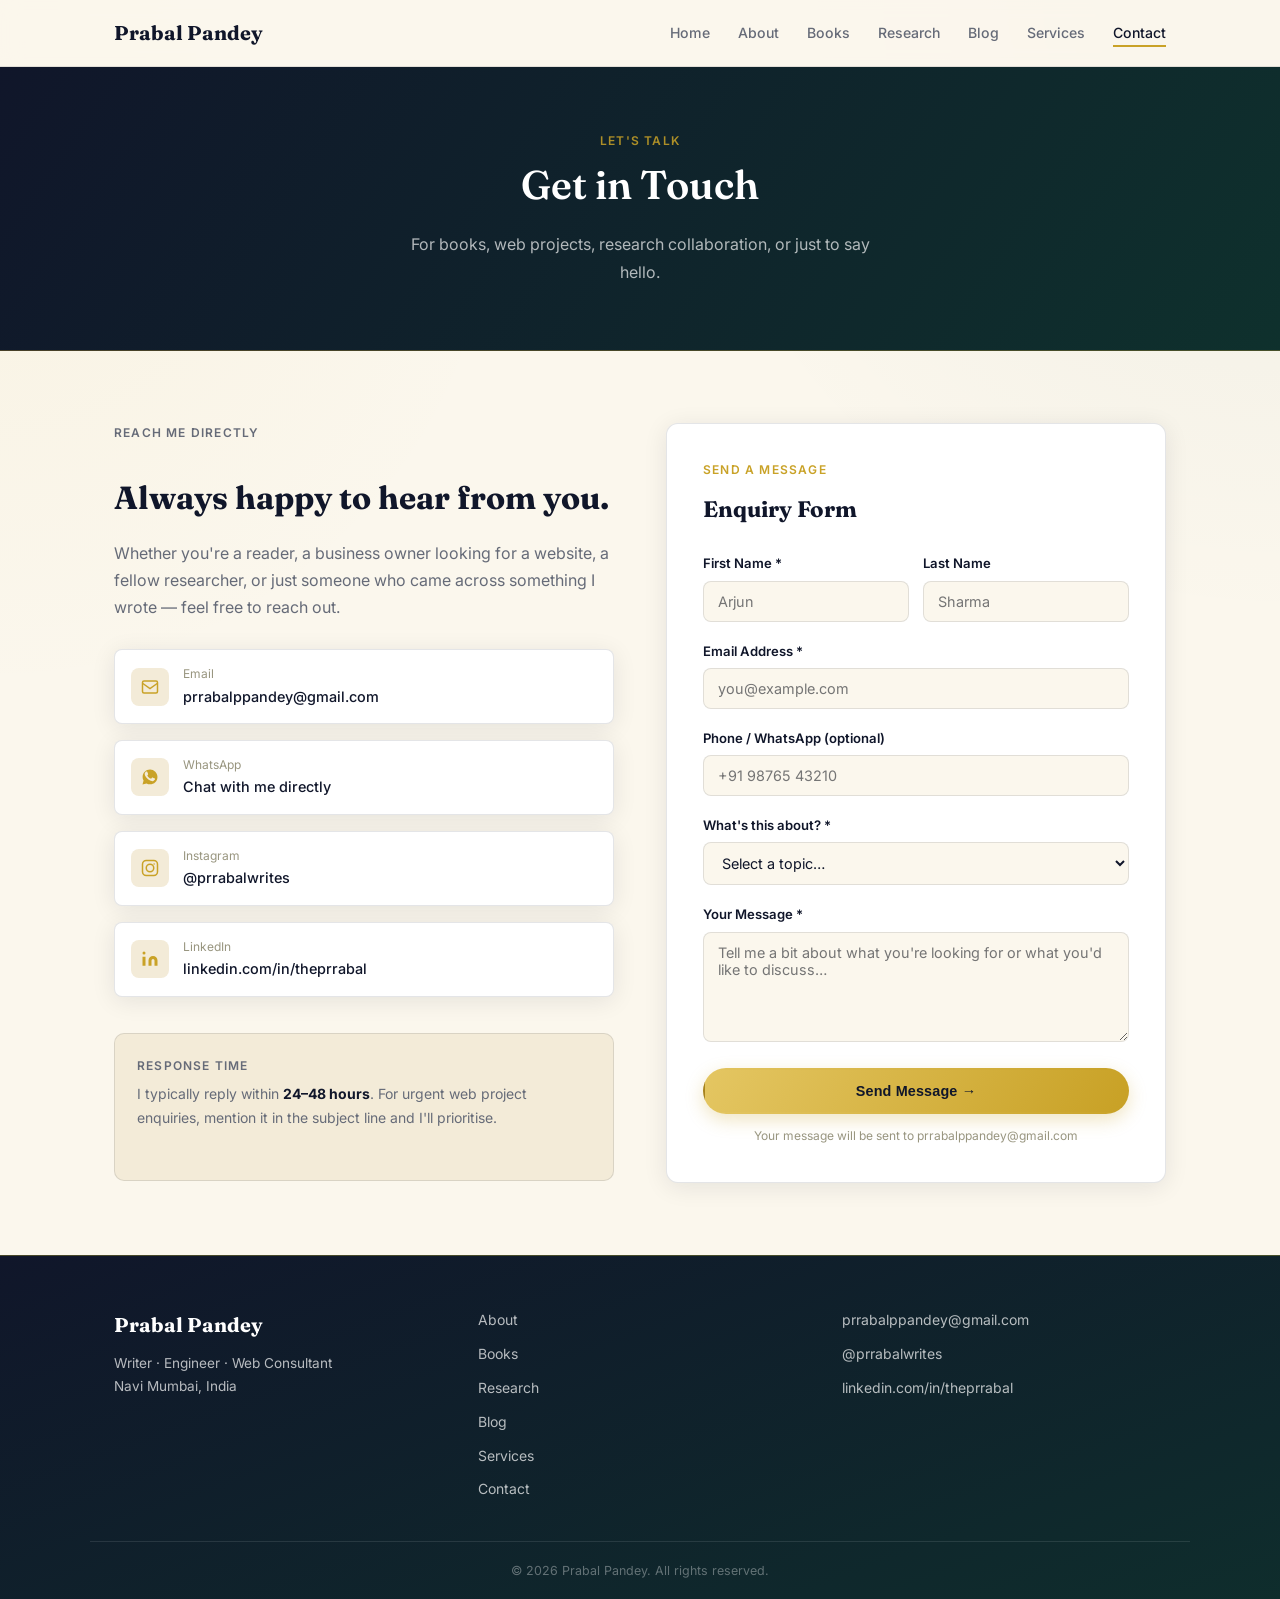
<file: contact.html>
<!DOCTYPE html>
<html lang="en">
<head>
<meta charset="UTF-8">
<meta name="viewport" content="width=device-width, initial-scale=1.0">
<meta name="description" content="Get in touch with Prabal Pandey for books, web projects, research collaboration, or a friendly hello.">
<link rel="icon" type="image/svg+xml" href="data:image/svg+xml,%3Csvg xmlns='http://www.w3.org/2000/svg' viewBox='0 0 64 64'%3E%3Ccircle cx='32' cy='32' r='32' fill='%2310162A'/%3E%3Ctext x='32' y='42' font-family='Georgia,serif' font-size='26' fill='%23C9A227' text-anchor='middle'%3EPP%3C/text%3E%3C/svg%3E">
<title>Contact — Prabal Pandey</title>
<link rel="preconnect" href="https://fonts.googleapis.com">
<link href="https://fonts.googleapis.com/css2?family=Fraunces:ital,opsz,wght@0,9..144,400;0,9..144,500;0,9..144,600;0,9..144,700;1,9..144,500;1,9..144,600&family=Inter:wght@300;400;500;600&display=swap" rel="stylesheet">
<link rel="stylesheet" href="style.css">
</head>
<body>

<header class="site-header">
  <div class="container nav-inner">
    <a href="index.html" class="logo">Prabal Pandey</a>
    <button class="nav-toggle" aria-label="Toggle menu" onclick="document.querySelector('.nav-links').classList.toggle('open')">
      <span></span><span></span><span></span>
    </button>
    <nav class="nav-links">
      <a href="index.html">Home</a>
      <a href="about.html">About</a>
      <a href="books.html">Books</a>
      <a href="research.html">Research</a>
      <a href="blog.html">Blog</a>
      <a href="services.html">Services</a>
      <a href="contact.html" class="active">Contact</a>
    </nav>
  </div>
</header>

<div class="page-hero">
  <div class="container">
    <p class="eyebrow" style="color:rgba(201,162,39,0.85)">Let's talk</p>
    <h1>Get in Touch</h1>
    <p>For books, web projects, research collaboration, or just to say hello.</p>
  </div>
</div>

<main>
  <section class="section-pad">
    <div class="container">
      <div class="contact-grid">

        <!-- Left: contact info -->
        <div class="contact-info">
          <p class="eyebrow">Reach me directly</p>
          <h2>Always happy to hear from you.</h2>
          <p>Whether you're a reader, a business owner looking for a website, a fellow researcher, or just someone who came across something I wrote — feel free to reach out.</p>

          <div class="contact-items">
            <a href="mailto:prrabalppandey@gmail.com" class="contact-item">
              <div class="c-icon">
                <svg viewBox="0 0 24 24" fill="none" stroke="currentColor" stroke-width="2"><rect x="2" y="4" width="20" height="16" rx="2"/><path d="m2 7 10 7 10-7"/></svg>
              </div>
              <div>
                <div class="c-label">Email</div>
                <div class="c-val">prrabalppandey@gmail.com</div>
              </div>
            </a>

            <a href="https://wa.me/919325457918?text=Hi%20Prabal%2C%20I%20came%20across%20your%20website%20and%20wanted%20to%20get%20in%20touch." target="_blank" class="contact-item">
              <div class="c-icon">
                <svg viewBox="0 0 24 24" fill="currentColor"><path d="M12.04 2C6.58 2 2.13 6.45 2.13 11.91c0 1.71.45 3.38 1.3 4.85L2 22l5.36-1.4a9.9 9.9 0 0 0 4.68 1.19h.01c5.46 0 9.9-4.45 9.9-9.91 0-2.65-1.03-5.14-2.9-7.01A9.85 9.85 0 0 0 12.04 2zm5.8 14.16c-.24.68-1.4 1.3-1.94 1.38-.5.08-1.12.11-1.8-.11a16.5 16.5 0 0 1-1.94-.72c-3.42-1.48-5.65-4.92-5.82-5.15-.17-.23-1.39-1.85-1.39-3.53 0-1.67.88-2.5 1.19-2.84.31-.34.68-.42.9-.42.23 0 .45 0 .65.01.21.01.49-.08.76.58.28.68.94 2.35 1.02 2.52.08.17.13.37.03.6-.11.23-.16.37-.32.57-.16.2-.34.44-.48.59-.16.17-.33.35-.14.68.19.34.85 1.4 1.83 2.27 1.26 1.12 2.32 1.47 2.66 1.63.34.17.54.14.74-.08.2-.22.85-.99 1.08-1.33.23-.34.46-.28.77-.17.31.11 1.97.93 2.31 1.1.34.17.56.25.65.4.08.14.08.83-.16 1.51z"/></svg>
              </div>
              <div>
                <div class="c-label">WhatsApp</div>
                <div class="c-val">Chat with me directly</div>
              </div>
            </a>

            <a href="https://www.instagram.com/prrabalwrites" target="_blank" class="contact-item">
              <div class="c-icon">
                <svg viewBox="0 0 24 24" fill="none" stroke="currentColor" stroke-width="2"><rect x="2" y="2" width="20" height="20" rx="5"/><circle cx="12" cy="12" r="5"/><circle cx="17.5" cy="6.5" r="1" fill="currentColor" stroke="none"/></svg>
              </div>
              <div>
                <div class="c-label">Instagram</div>
                <div class="c-val">@prrabalwrites</div>
              </div>
            </a>

            <a href="https://www.linkedin.com/in/theprrabal/" target="_blank" class="contact-item">
              <div class="c-icon">
                <svg viewBox="0 0 24 24" fill="currentColor"><path d="M16 8a6 6 0 0 1 6 6v7h-4v-7a2 2 0 0 0-2-2 2 2 0 0 0-2 2v7h-4v-7a6 6 0 0 1 6-6zM2 9h4v12H2z"/><circle cx="4" cy="4" r="2"/></svg>
              </div>
              <div>
                <div class="c-label">LinkedIn</div>
                <div class="c-val">linkedin.com/in/theprrabal</div>
              </div>
            </a>
          </div>

          <div style="margin-top:36px;padding:22px;background:var(--ivory-d);border-radius:10px;border:1px solid var(--line);">
            <p class="eyebrow" style="margin-bottom:6px;">Response time</p>
            <p style="font-size:0.875rem;color:var(--grey);">I typically reply within <strong style="color:var(--navy);">24–48 hours</strong>. For urgent web project enquiries, mention it in the subject line and I'll prioritise.</p>
          </div>
        </div>

        <!-- Right: enquiry form -->
        <div class="enquiry-form-wrap">
          <p class="eyebrow">Send a message</p>
          <h3>Enquiry Form</h3>

          <div id="formArea">
            <div class="form-row">
              <div class="form-group">
                <label for="fname">First Name *</label>
                <input type="text" id="fname" placeholder="Arjun" required>
              </div>
              <div class="form-group">
                <label for="lname">Last Name</label>
                <input type="text" id="lname" placeholder="Sharma">
              </div>
            </div>

            <div class="form-group">
              <label for="email">Email Address *</label>
              <input type="email" id="email" placeholder="you@example.com" required>
            </div>

            <div class="form-group">
              <label for="phone">Phone / WhatsApp (optional)</label>
              <input type="tel" id="phone" placeholder="+91 98765 43210">
            </div>

            <div class="form-group">
              <label for="reason">What's this about? *</label>
              <select id="reason" required>
                <option value="">Select a topic…</option>
                <option value="website">I need a website for my business</option>
                <option value="update">Website update / maintenance</option>
                <option value="book">Question about a book</option>
                <option value="research">Research collaboration</option>
                <option value="speaking">Speaking / guest post</option>
                <option value="other">Something else</option>
              </select>
            </div>

            <div class="form-group">
              <label for="message">Your Message *</label>
              <textarea id="message" placeholder="Tell me a bit about what you're looking for or what you'd like to discuss…" required></textarea>
            </div>

            <button class="btn btn-primary" style="width:100%;" onclick="handleSubmit()">Send Message →</button>
            <p style="font-size:0.75rem;color:var(--grey-l);text-align:center;margin-top:12px;">Your message will be sent to prrabalppandey@gmail.com</p>
          </div>

          <div class="form-success" id="formSuccess">
            <div class="success-icon">✅</div>
            <h4>Message sent!</h4>
            <p>Your email client should open shortly. If it doesn't, please email me directly at <a href="mailto:prrabalppandey@gmail.com" style="color:var(--saffron);">prrabalppandey@gmail.com</a></p>
          </div>
        </div>

      </div>
    </div>
  </section>
</main>

<footer class="site-footer">
  <div class="container footer-inner">
    <div class="footer-left">
      <span class="logo">Prabal Pandey</span>
      <p>Writer · Engineer · Web Consultant<br>Navi Mumbai, India</p>
    </div>
    <div class="footer-links">
      <a href="about.html">About</a>
      <a href="books.html">Books</a>
      <a href="research.html">Research</a>
      <a href="blog.html">Blog</a>
      <a href="services.html">Services</a>
      <a href="contact.html">Contact</a>
    </div>
    <div class="footer-social">
      <a href="mailto:prrabalppandey@gmail.com">prrabalppandey@gmail.com</a>
      <a href="https://www.instagram.com/prrabalwrites" target="_blank">@prrabalwrites</a>
      <a href="https://www.linkedin.com/in/theprrabal/" target="_blank">linkedin.com/in/theprrabal</a>
    </div>
  </div>
  <div class="footer-bottom"><p>© 2026 Prabal Pandey. All rights reserved.</p></div>
</footer>

<script>
function handleSubmit() {
  const fname   = document.getElementById('fname').value.trim();
  const lname   = document.getElementById('lname').value.trim();
  const email   = document.getElementById('email').value.trim();
  const phone   = document.getElementById('phone').value.trim();
  const reason  = document.getElementById('reason').value;
  const message = document.getElementById('message').value.trim();

  if (!fname || !email || !reason || !message) {
    alert('Please fill in all required fields (marked with *).');
    return;
  }

  const name = [fname, lname].filter(Boolean).join(' ');
  const reasonLabels = {
    website: 'Website for my business',
    update: 'Website update / maintenance',
    book: 'Question about a book',
    research: 'Research collaboration',
    speaking: 'Speaking / guest post',
    other: 'Other'
  };

  const subject = encodeURIComponent(`[Enquiry] ${reasonLabels[reason] || reason} — from ${name}`);
  const body = encodeURIComponent(
    `Hi Prabal,\n\n` +
    `Name: ${name}\n` +
    `Email: ${email}\n` +
    (phone ? `Phone/WhatsApp: ${phone}\n` : '') +
    `Topic: ${reasonLabels[reason] || reason}\n\n` +
    `Message:\n${message}\n\n` +
    `---\nSent via prabalpandey.com enquiry form`
  );

  window.location.href = `mailto:prrabalppandey@gmail.com?subject=${subject}&body=${body}`;

  document.getElementById('formArea').style.display = 'none';
  document.getElementById('formSuccess').style.display = 'block';
}
</script>

<script>
(function(){
  var io = new IntersectionObserver(function(entries){
    entries.forEach(function(e){ if (e.isIntersecting) { e.target.classList.add("is-visible"); io.unobserve(e.target); } });
  }, { threshold: 0.15 });
  document.querySelectorAll(".reveal").forEach(function(el){ io.observe(el); });
})();
</script>
</body>
</html>
</file>
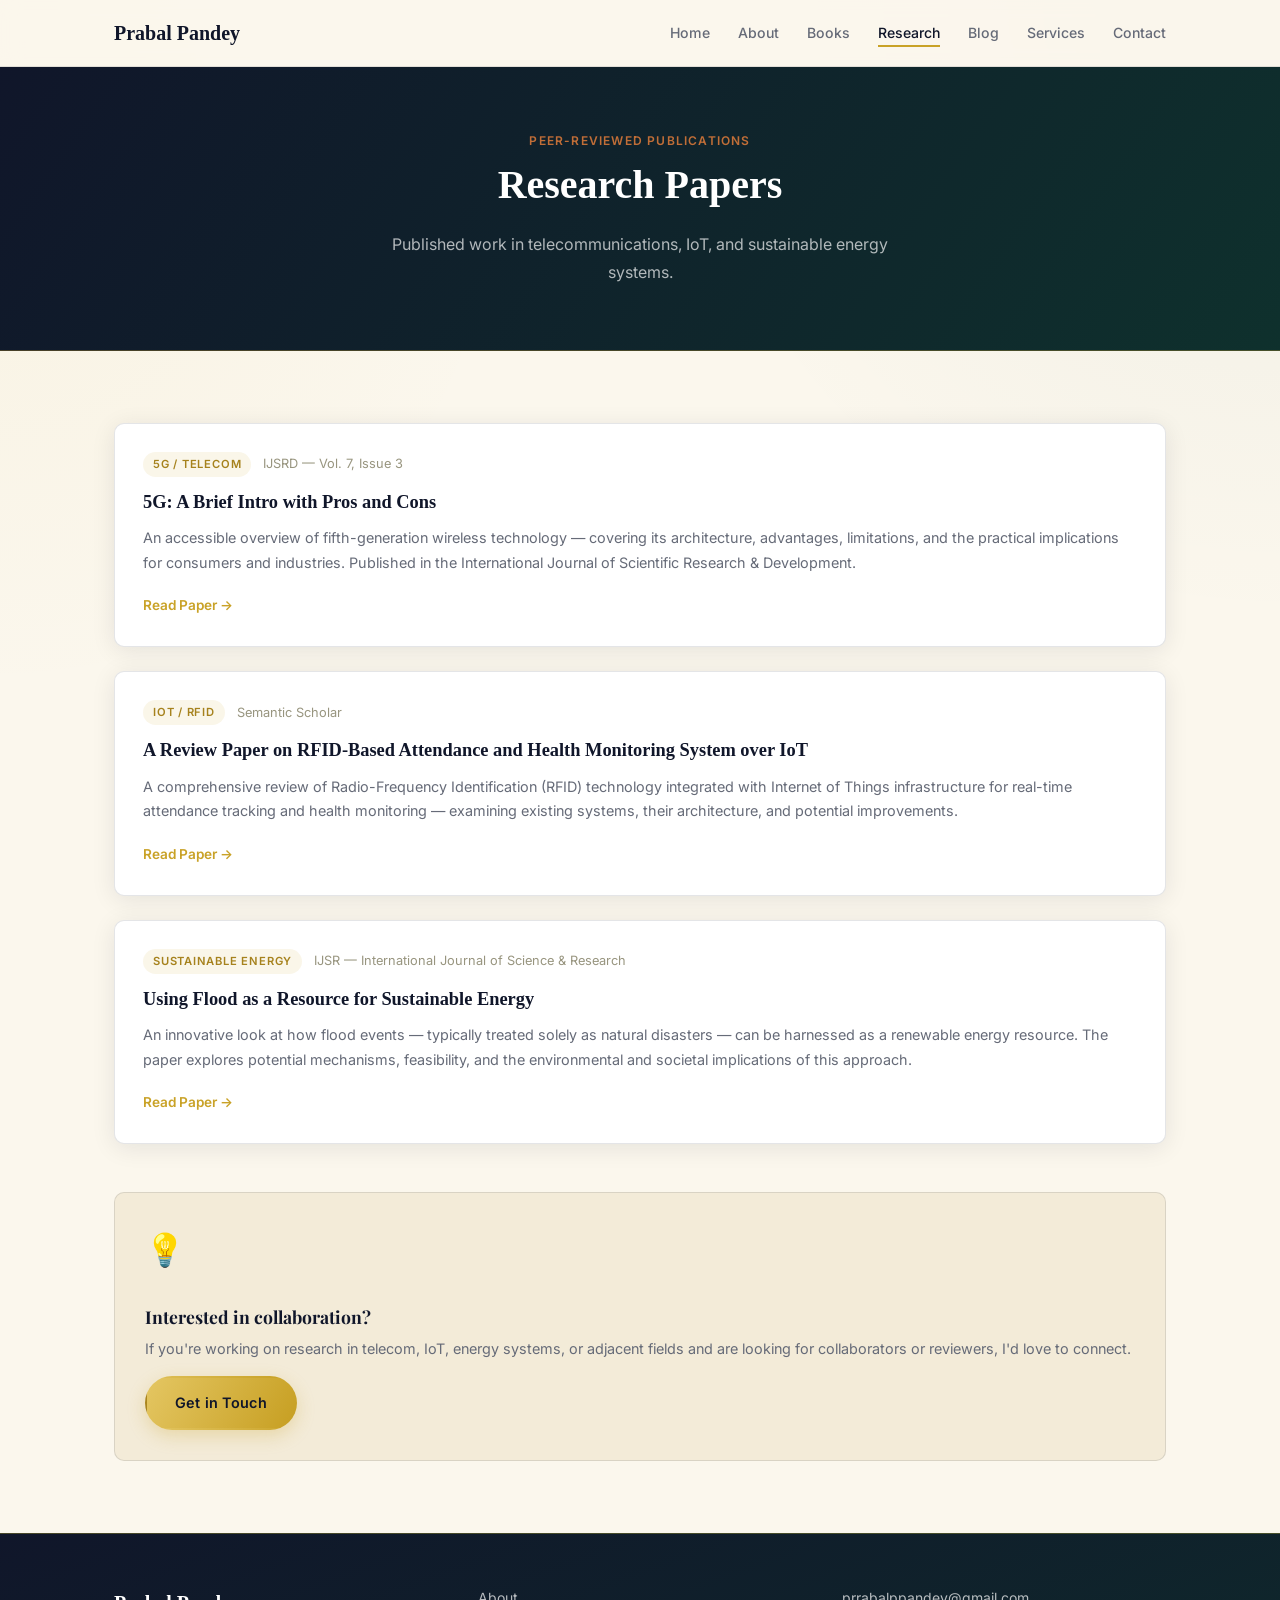
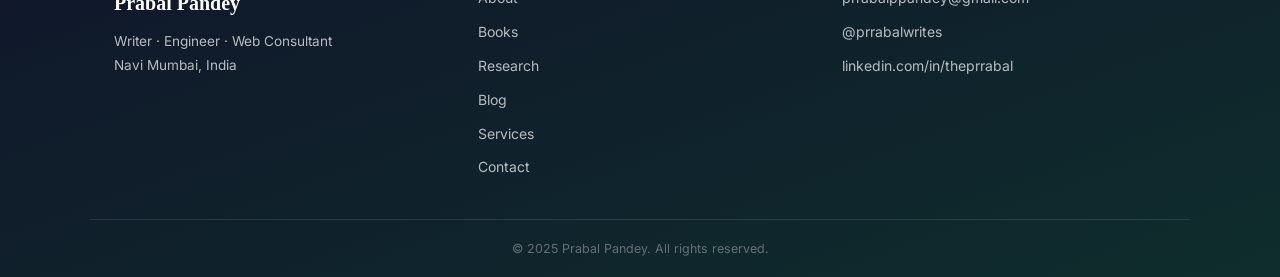
<file: research.html>
<!DOCTYPE html>
<html lang="en">
<head>
<meta charset="UTF-8">
<meta name="viewport" content="width=device-width, initial-scale=1.0">
<title>Research — Prabal Pandey</title>
<link rel="preconnect" href="https://fonts.googleapis.com">
<link href="https://fonts.googleapis.com/css2?family=Playfair+Display:ital,wght@0,400;0,600;0,700;1,400;1,600&family=Inter:wght@300;400;500;600&display=swap" rel="stylesheet">
<link rel="stylesheet" href="style.css">
</head>
<body>

<header class="site-header">
  <div class="container nav-inner">
    <a href="index.html" class="logo">Prabal Pandey</a>
    <button class="nav-toggle" aria-label="Toggle menu" onclick="document.querySelector('.nav-links').classList.toggle('open')">
      <span></span><span></span><span></span>
    </button>
    <nav class="nav-links">
      <a href="index.html">Home</a>
      <a href="about.html">About</a>
      <a href="books.html">Books</a>
      <a href="research.html" class="active">Research</a>
      <a href="blog.html">Blog</a>
      <a href="services.html">Services</a>
      <a href="contact.html">Contact</a>
    </nav>
  </div>
</header>

<div class="page-hero">
  <div class="container">
    <p class="eyebrow" style="color:rgba(224,123,57,0.85)">Peer-Reviewed Publications</p>
    <h1>Research Papers</h1>
    <p>Published work in telecommunications, IoT, and sustainable energy systems.</p>
  </div>
</div>

<main>
  <section class="section-pad">
    <div class="container">
      <div class="papers-list">

        <div class="paper-card">
          <div class="paper-meta">
            <span class="paper-tag">5G / Telecom</span>
            <span class="paper-journal">IJSRD — Vol. 7, Issue 3</span>
          </div>
          <h3>5G: A Brief Intro with Pros and Cons</h3>
          <p>An accessible overview of fifth-generation wireless technology — covering its architecture, advantages, limitations, and the practical implications for consumers and industries. Published in the International Journal of Scientific Research & Development.</p>
          <a href="http://ijsrd.com/Article.php?manuscript=IJSRDV7I30476" target="_blank" class="paper-link">Read Paper →</a>
        </div>

        <div class="paper-card">
          <div class="paper-meta">
            <span class="paper-tag">IoT / RFID</span>
            <span class="paper-journal">Semantic Scholar</span>
          </div>
          <h3>A Review Paper on RFID-Based Attendance and Health Monitoring System over IoT</h3>
          <p>A comprehensive review of Radio-Frequency Identification (RFID) technology integrated with Internet of Things infrastructure for real-time attendance tracking and health monitoring — examining existing systems, their architecture, and potential improvements.</p>
          <a href="https://www.semanticscholar.org/paper/A-Review-paper-on-%26-RFID-Based-Attendance-and-over-Kazi-Tiwari/f377b6455bac2bc60858cb407438cf707884b617" target="_blank" class="paper-link">Read Paper →</a>
        </div>

        <div class="paper-card">
          <div class="paper-meta">
            <span class="paper-tag">Sustainable Energy</span>
            <span class="paper-journal">IJSR — International Journal of Science & Research</span>
          </div>
          <h3>Using Flood as a Resource for Sustainable Energy</h3>
          <p>An innovative look at how flood events — typically treated solely as natural disasters — can be harnessed as a renewable energy resource. The paper explores potential mechanisms, feasibility, and the environmental and societal implications of this approach.</p>
          <a href="https://www.ijsr.net/getabstract.php?paperid=ART20201227" target="_blank" class="paper-link">Read Paper →</a>
        </div>

      </div>

      <div style="margin-top:48px;padding:30px;background:var(--ivory-d);border-radius:10px;border:1px solid var(--line);display:flex;gap:24px;align-items:flex-start;flex-wrap:wrap;">
        <div style="font-size:2rem;">💡</div>
        <div>
          <h4 style="font-family:'Playfair Display',serif;font-size:1.1rem;margin-bottom:6px;">Interested in collaboration?</h4>
          <p style="color:var(--grey);font-size:0.9rem;margin-bottom:14px;">If you're working on research in telecom, IoT, energy systems, or adjacent fields and are looking for collaborators or reviewers, I'd love to connect.</p>
          <a href="contact.html" class="btn btn-primary">Get in Touch</a>
        </div>
      </div>
    </div>
  </section>
</main>

<footer class="site-footer">
  <div class="container footer-inner">
    <div class="footer-left">
      <span class="logo">Prabal Pandey</span>
      <p>Writer · Engineer · Web Consultant<br>Navi Mumbai, India</p>
    </div>
    <div class="footer-links">
      <a href="about.html">About</a>
      <a href="books.html">Books</a>
      <a href="research.html">Research</a>
      <a href="blog.html">Blog</a>
      <a href="services.html">Services</a>
      <a href="contact.html">Contact</a>
    </div>
    <div class="footer-social">
      <a href="mailto:prrabalppandey@gmail.com">prrabalppandey@gmail.com</a>
      <a href="https://www.instagram.com/prrabalwrites" target="_blank">@prrabalwrites</a>
      <a href="https://www.linkedin.com/in/theprrabal/" target="_blank">linkedin.com/in/theprrabal</a>
    </div>
  </div>
  <div class="footer-bottom"><p>© 2025 Prabal Pandey. All rights reserved.</p></div>
</footer>

</body>
</html>
</file>
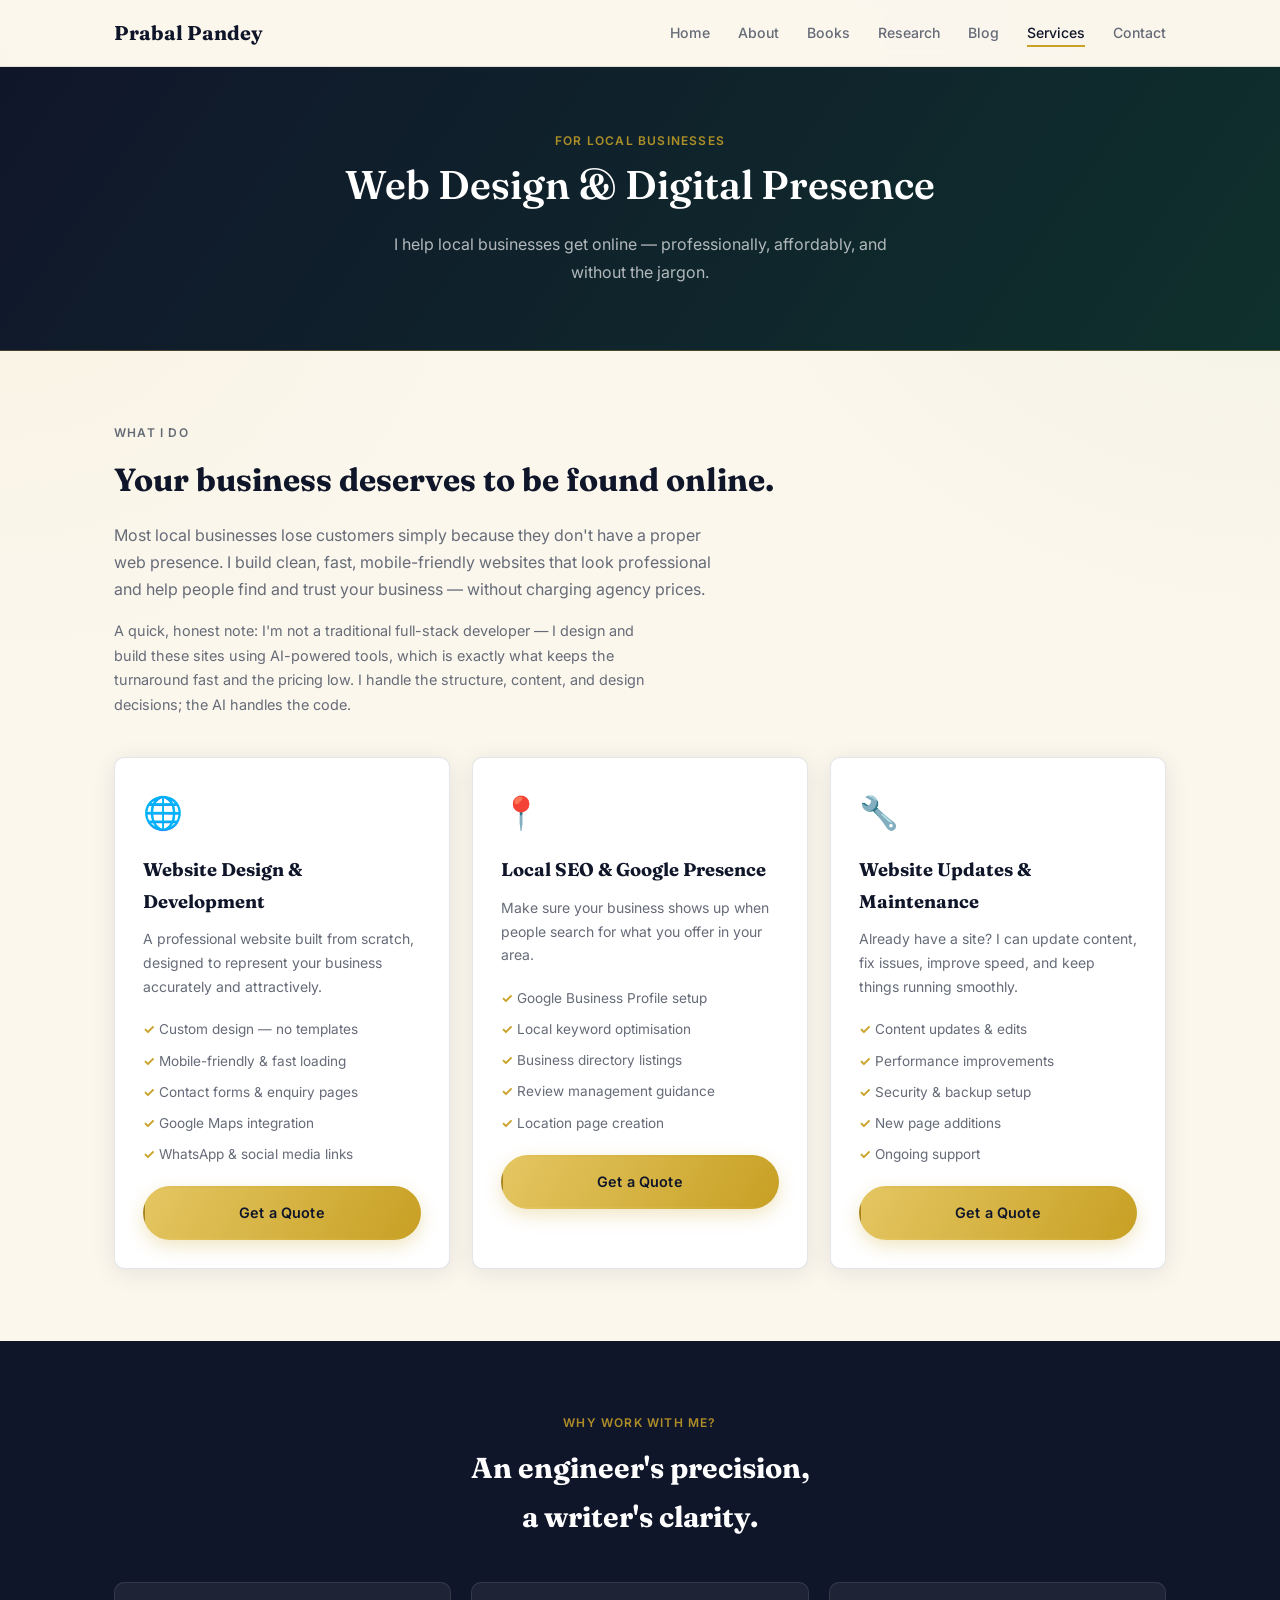
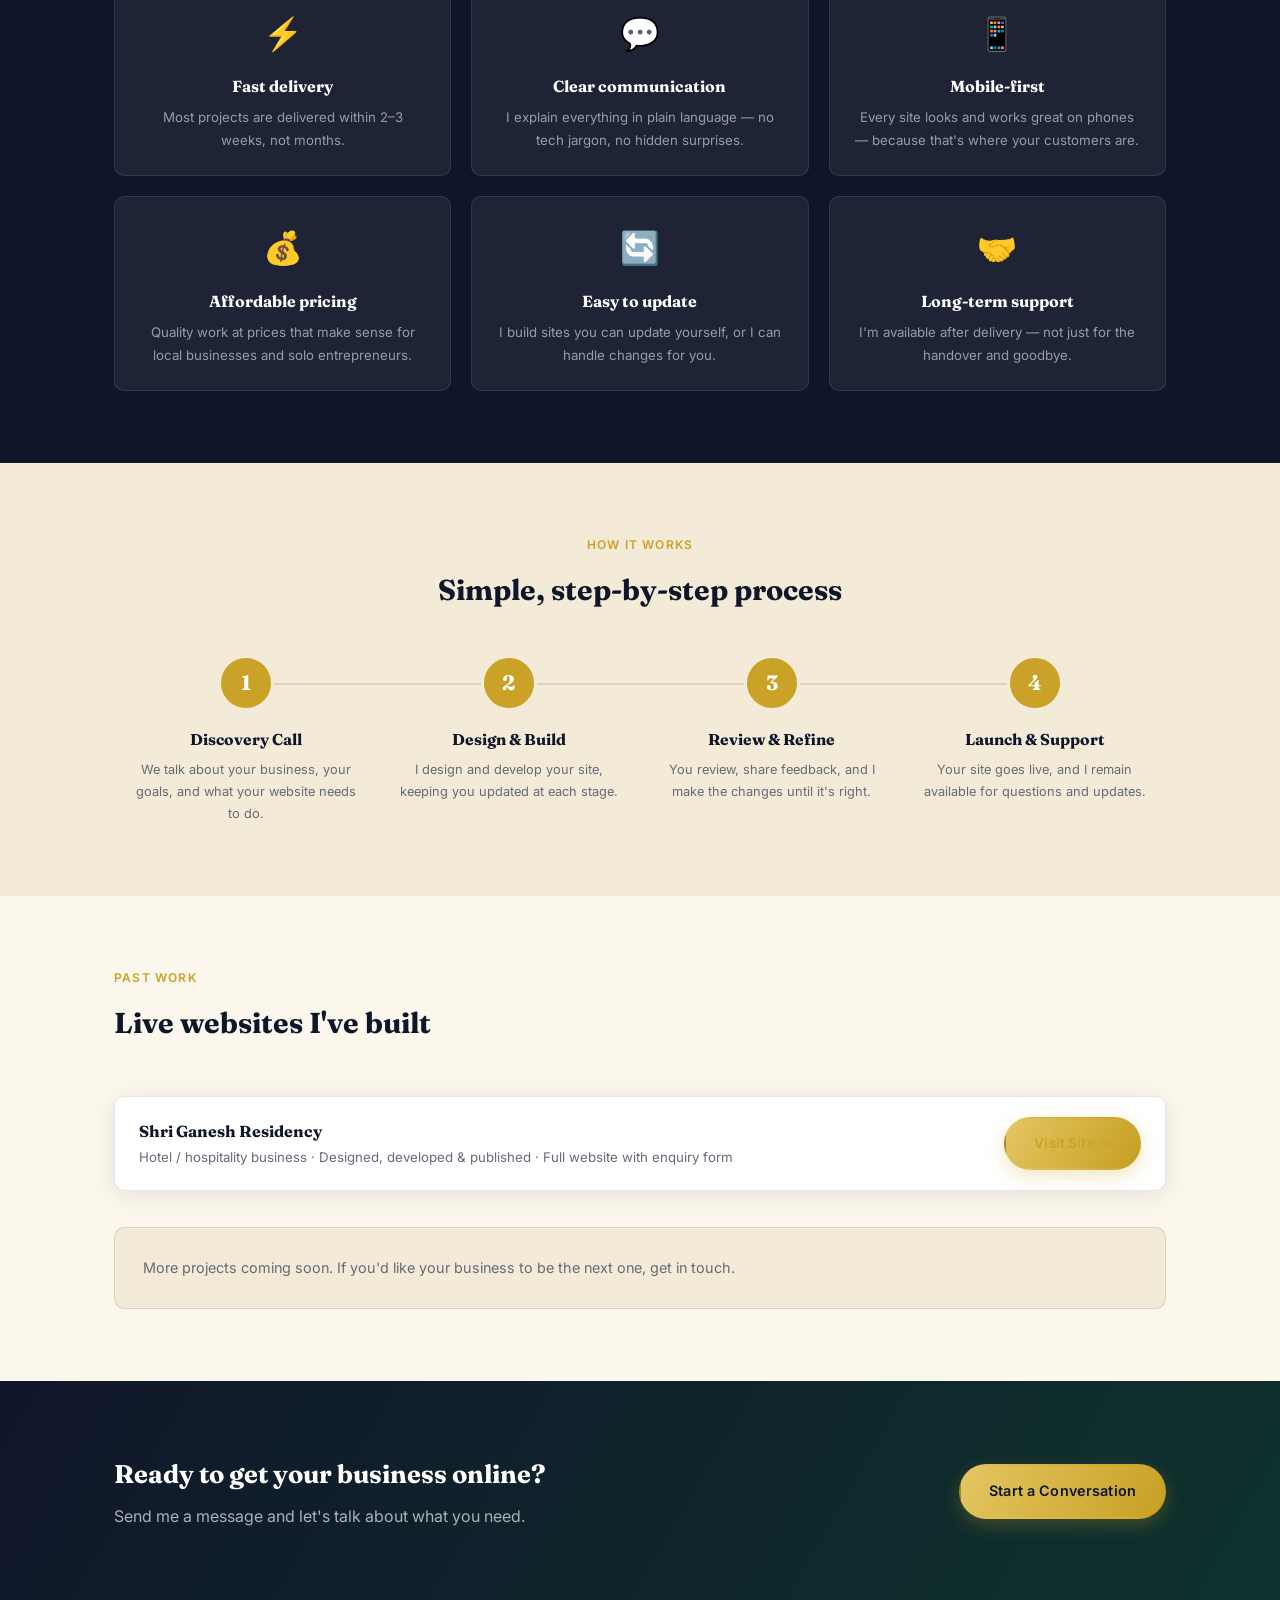
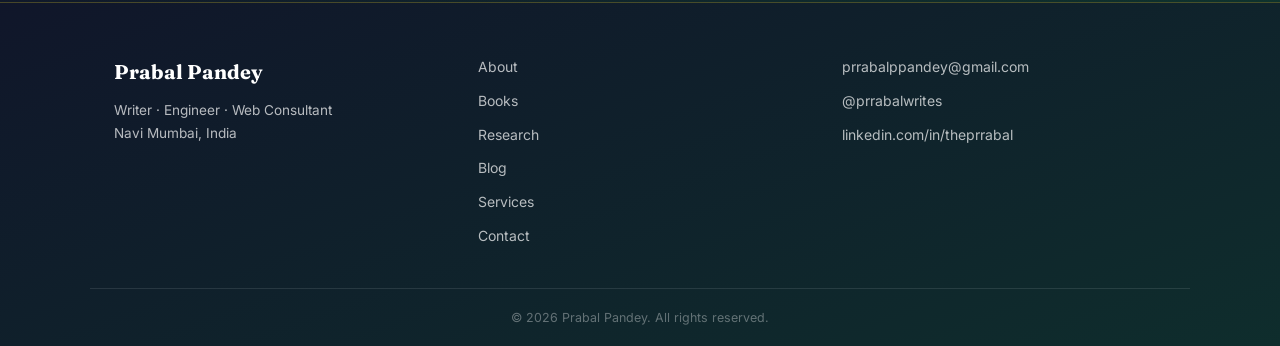
<file: services.html>
<!DOCTYPE html>
<html lang="en">
<head>
<meta charset="UTF-8">
<meta name="viewport" content="width=device-width, initial-scale=1.0">
<meta name="description" content="Affordable, professional website design and local digital presence services for small businesses, by Prabal Pandey.">
<link rel="icon" type="image/svg+xml" href="data:image/svg+xml,%3Csvg xmlns='http://www.w3.org/2000/svg' viewBox='0 0 64 64'%3E%3Ccircle cx='32' cy='32' r='32' fill='%2310162A'/%3E%3Ctext x='32' y='42' font-family='Georgia,serif' font-size='26' fill='%23C9A227' text-anchor='middle'%3EPP%3C/text%3E%3C/svg%3E">
<title>Web Services — Prabal Pandey</title>
<link rel="preconnect" href="https://fonts.googleapis.com">
<link href="https://fonts.googleapis.com/css2?family=Fraunces:ital,opsz,wght@0,9..144,400;0,9..144,500;0,9..144,600;0,9..144,700;1,9..144,500;1,9..144,600&family=Inter:wght@300;400;500;600&display=swap" rel="stylesheet">
<link rel="stylesheet" href="style.css">
<style>
  .why-grid {
    display: grid;
    grid-template-columns: repeat(3, 1fr);
    gap: 20px;
    margin-top: 40px;
  }
  .why-card {
    background: rgba(255,255,255,0.06);
    border: 1px solid rgba(255,255,255,0.1);
    border-radius: 10px;
    padding: 24px;
    text-align: center;
  }
  .why-card .w-icon { font-size: 2rem; margin-bottom: 12px; }
  .why-card h4 { font-family: 'Fraunces', serif; font-size: 1rem; color: #fff; margin-bottom: 6px; }
  .why-card p { color: rgba(255,255,255,0.55); font-size: 0.83rem; }

  .process-steps {
    display: grid;
    grid-template-columns: repeat(4, 1fr);
    gap: 0;
    position: relative;
    margin-top: 40px;
  }
  .process-steps::before {
    content: '';
    position: absolute;
    top: 28px;
    left: 10%;
    right: 10%;
    height: 2px;
    background: var(--line);
    z-index: 0;
  }
  .step {
    text-align: center;
    padding: 0 16px;
    position: relative;
    z-index: 1;
  }
  .step-num {
    width: 56px; height: 56px;
    border-radius: 50%;
    background: var(--saffron);
    color: #fff;
    font-family: 'Fraunces', serif;
    font-size: 1.3rem;
    font-weight: 700;
    display: flex;
    align-items: center;
    justify-content: center;
    margin: 0 auto 16px;
    border: 3px solid var(--ivory-d);
  }
  .step h4 { font-family: 'Fraunces', serif; font-size: 0.98rem; margin-bottom: 6px; }
  .step p { font-size: 0.8rem; color: var(--grey); }

  @media (max-width: 640px) {
    .why-grid { grid-template-columns: 1fr; }
    .process-steps { grid-template-columns: 1fr 1fr; gap: 20px; }
    .process-steps::before { display: none; }
  }
</style>
</head>
<body>

<header class="site-header">
  <div class="container nav-inner">
    <a href="index.html" class="logo">Prabal Pandey</a>
    <button class="nav-toggle" aria-label="Toggle menu" onclick="document.querySelector('.nav-links').classList.toggle('open')">
      <span></span><span></span><span></span>
    </button>
    <nav class="nav-links">
      <a href="index.html">Home</a>
      <a href="about.html">About</a>
      <a href="books.html">Books</a>
      <a href="research.html">Research</a>
      <a href="blog.html">Blog</a>
      <a href="services.html" class="active">Services</a>
      <a href="contact.html">Contact</a>
    </nav>
  </div>
</header>

<div class="page-hero">
  <div class="container">
    <p class="eyebrow" style="color:rgba(201,162,39,0.85)">For Local Businesses</p>
    <h1>Web Design & Digital Presence</h1>
    <p>I help local businesses get online — professionally, affordably, and without the jargon.</p>
  </div>
</div>

<main>

  <!-- Intro -->
  <section class="section-pad">
    <div class="container">
      <div class="services-hero-text" style="max-width:100%;text-align:left;padding:0;">
        <p class="eyebrow">What I Do</p>
        <h2 style="font-size:2rem;">Your business deserves to be found online.</h2>
        <p style="color:var(--grey);max-width:60ch;margin-top:12px;margin-bottom:16px;">Most local businesses lose customers simply because they don't have a proper web presence. I build clean, fast, mobile-friendly websites that look professional and help people find and trust your business — without charging agency prices.</p>
        <p style="color:var(--grey);max-width:60ch;margin-bottom:40px;font-size:0.9rem;">A quick, honest note: I'm not a traditional full-stack developer — I design and build these sites using AI-powered tools, which is exactly what keeps the turnaround fast and the pricing low. I handle the structure, content, and design decisions; the AI handles the code.</p>
      </div>

      <div class="services-grid" style="margin-top:0;">
        <div class="service-card reveal">
          <div class="service-icon">🌐</div>
          <h3>Website Design & Development</h3>
          <p>A professional website built from scratch, designed to represent your business accurately and attractively.</p>
          <ul class="service-list">
            <li>Custom design — no templates</li>
            <li>Mobile-friendly & fast loading</li>
            <li>Contact forms & enquiry pages</li>
            <li>Google Maps integration</li>
            <li>WhatsApp & social media links</li>
          </ul>
          <a href="contact.html" class="btn btn-primary" style="width:100%;text-align:center;display:block;">Get a Quote</a>
        </div>

        <div class="service-card reveal">
          <div class="service-icon">📍</div>
          <h3>Local SEO & Google Presence</h3>
          <p>Make sure your business shows up when people search for what you offer in your area.</p>
          <ul class="service-list">
            <li>Google Business Profile setup</li>
            <li>Local keyword optimisation</li>
            <li>Business directory listings</li>
            <li>Review management guidance</li>
            <li>Location page creation</li>
          </ul>
          <a href="contact.html" class="btn btn-primary" style="width:100%;text-align:center;display:block;">Get a Quote</a>
        </div>

        <div class="service-card reveal">
          <div class="service-icon">🔧</div>
          <h3>Website Updates & Maintenance</h3>
          <p>Already have a site? I can update content, fix issues, improve speed, and keep things running smoothly.</p>
          <ul class="service-list">
            <li>Content updates & edits</li>
            <li>Performance improvements</li>
            <li>Security & backup setup</li>
            <li>New page additions</li>
            <li>Ongoing support</li>
          </ul>
          <a href="contact.html" class="btn btn-primary" style="width:100%;text-align:center;display:block;">Get a Quote</a>
        </div>
      </div>
    </div>
  </section>

  <!-- Why me — navy bg -->
  <section class="section-pad" style="background:var(--navy);">
    <div class="container">
      <p class="eyebrow" style="color:rgba(201,162,39,0.85);text-align:center;">Why work with me?</p>
      <h2 style="font-family:'Fraunces',serif;font-size:1.8rem;color:#fff;text-align:center;max-width:18ch;margin:0 auto;">An engineer's precision, a writer's clarity.</h2>
      <div class="why-grid">
        <div class="why-card reveal">
          <div class="w-icon">⚡</div>
          <h4>Fast delivery</h4>
          <p>Most projects are delivered within 2–3 weeks, not months.</p>
        </div>
        <div class="why-card reveal">
          <div class="w-icon">💬</div>
          <h4>Clear communication</h4>
          <p>I explain everything in plain language — no tech jargon, no hidden surprises.</p>
        </div>
        <div class="why-card reveal">
          <div class="w-icon">📱</div>
          <h4>Mobile-first</h4>
          <p>Every site looks and works great on phones — because that's where your customers are.</p>
        </div>
        <div class="why-card reveal">
          <div class="w-icon">💰</div>
          <h4>Affordable pricing</h4>
          <p>Quality work at prices that make sense for local businesses and solo entrepreneurs.</p>
        </div>
        <div class="why-card reveal">
          <div class="w-icon">🔄</div>
          <h4>Easy to update</h4>
          <p>I build sites you can update yourself, or I can handle changes for you.</p>
        </div>
        <div class="why-card reveal">
          <div class="w-icon">🤝</div>
          <h4>Long-term support</h4>
          <p>I'm available after delivery — not just for the handover and goodbye.</p>
        </div>
      </div>
    </div>
  </section>

  <!-- Process -->
  <section class="section-pad alt-bg">
    <div class="container">
      <p class="eyebrow" style="text-align:center;">How it works</p>
      <h2 style="font-family:'Fraunces',serif;font-size:1.8rem;text-align:center;margin-bottom:0;">Simple, step-by-step process</h2>
      <div class="process-steps">
        <div class="step">
          <div class="step-num">1</div>
          <h4>Discovery Call</h4>
          <p>We talk about your business, your goals, and what your website needs to do.</p>
        </div>
        <div class="step">
          <div class="step-num">2</div>
          <h4>Design & Build</h4>
          <p>I design and develop your site, keeping you updated at each stage.</p>
        </div>
        <div class="step">
          <div class="step-num">3</div>
          <h4>Review & Refine</h4>
          <p>You review, share feedback, and I make the changes until it's right.</p>
        </div>
        <div class="step">
          <div class="step-num">4</div>
          <h4>Launch & Support</h4>
          <p>Your site goes live, and I remain available for questions and updates.</p>
        </div>
      </div>
    </div>
  </section>

  <!-- Portfolio -->
  <section class="section-pad">
    <div class="container">
      <p class="eyebrow">Past Work</p>
      <h2 style="font-family:'Fraunces',serif;font-size:1.8rem;margin-bottom:28px;">Live websites I've built</h2>

      <div class="portfolio-strip">
        <div class="portfolio-item">
          <div class="portfolio-info">
            <h4>Shri Ganesh Residency</h4>
            <p>Hotel / hospitality business · Designed, developed & published · Full website with enquiry form</p>
          </div>
          <a href="https://shriganeshresidency.in" target="_blank" class="btn btn-primary">Visit Site →</a>
        </div>
      </div>

      <div style="margin-top:36px;padding:28px;background:var(--ivory-d);border-radius:10px;border:1px solid var(--line);">
        <p style="color:var(--grey);font-size:0.9rem;">More projects coming soon. If you'd like your business to be the next one, get in touch.</p>
      </div>
    </div>
  </section>

  <!-- CTA -->
  <section class="enquiry-strip section-pad">
    <div class="container enquiry-inner">
      <div>
        <h2>Ready to get your business online?</h2>
        <p>Send me a message and let's talk about what you need.</p>
      </div>
      <a href="contact.html" class="btn btn-primary">Start a Conversation</a>
    </div>
  </section>

</main>

<footer class="site-footer">
  <div class="container footer-inner">
    <div class="footer-left">
      <span class="logo">Prabal Pandey</span>
      <p>Writer · Engineer · Web Consultant<br>Navi Mumbai, India</p>
    </div>
    <div class="footer-links">
      <a href="about.html">About</a>
      <a href="books.html">Books</a>
      <a href="research.html">Research</a>
      <a href="blog.html">Blog</a>
      <a href="services.html">Services</a>
      <a href="contact.html">Contact</a>
    </div>
    <div class="footer-social">
      <a href="mailto:prrabalppandey@gmail.com">prrabalppandey@gmail.com</a>
      <a href="https://www.instagram.com/prrabalwrites" target="_blank">@prrabalwrites</a>
      <a href="https://www.linkedin.com/in/theprrabal/" target="_blank">linkedin.com/in/theprrabal</a>
    </div>
  </div>
  <div class="footer-bottom"><p>© 2026 Prabal Pandey. All rights reserved.</p></div>
</footer>

<script>
(function(){
  var io = new IntersectionObserver(function(entries){
    entries.forEach(function(e){ if (e.isIntersecting) { e.target.classList.add("is-visible"); io.unobserve(e.target); } });
  }, { threshold: 0.15 });
  document.querySelectorAll(".reveal").forEach(function(el){ io.observe(el); });
})();
</script>
</body>
</html>
</file>
<file: style.css>
/* ============================================================
   PRABAL PANDEY — Personal Website Stylesheet
   Design: Ink navy + deep emerald + brass gold — "ledger & manuscript"
   Fonts: Fraunces (display) / Inter (body) / Noto Sans Devanagari
   ============================================================ */

:root {
  --ivory:   #FBF7ED;
  --ivory-d: #F3EBD8;
  --navy:    #10162A;
  --navy-m:  #1B2A4A;
  --emerald: #0E3B2E;
  --emerald-l: #175943;
  --saffron: #C9A227;
  --saffron-d: #A6821D;
  --saffron-l: #E4C662;
  --grey:    #666B78;
  --grey-l:  #98957F;
  --line:    rgba(16,22,42,0.11);
  --radius:  8px;
  --shadow:  0 4px 24px rgba(16,22,42,0.09);
  --shadow-lift: 0 16px 40px rgba(16,22,42,0.16);
  --max-w:   1100px;
}

* { margin: 0; padding: 0; box-sizing: border-box; }
html { scroll-behavior: smooth; }

body {
  background: var(--ivory);
  color: var(--navy);
  font-family: 'Inter', sans-serif;
  font-size: 16px;
  line-height: 1.7;
  -webkit-font-smoothing: antialiased;
  background-image:
    radial-gradient(circle at 100% 0%, rgba(14,59,46,0.05), transparent 40%),
    radial-gradient(circle at 0% 20%, rgba(201,162,39,0.05), transparent 35%);
  background-attachment: fixed;
}

::selection { background: var(--saffron); color: #fff; }
a { color: inherit; text-decoration: none; }
img { max-width: 100%; display: block; }

/* Fraunces optical-size trick: headings get the 'display' cut */
h1, h2, h3, h4, .logo, .eyebrow-serif {
  font-family: 'Fraunces', serif;
  font-optical-sizing: auto;
}

/* ---- Scroll reveal ---- */
.reveal { opacity: 0; transform: translateY(18px); transition: opacity 0.7s ease, transform 0.7s ease; }
.reveal.is-visible { opacity: 1; transform: translateY(0); }

/* ---- Utilities ---- */
.container { max-width: var(--max-w); margin: 0 auto; padding: 0 24px; }
.section-pad { padding: 72px 0; }
.alt-bg { background: var(--ivory-d); }
.eyebrow {
  font-family: 'Inter', sans-serif;
  font-size: 0.75rem;
  font-weight: 600;
  letter-spacing: 0.1em;
  text-transform: uppercase;
  color: var(--saffron);
  margin-bottom: 10px;
}

/* ---- Buttons ---- */
.btn {
  display: inline-block;
  padding: 13px 28px;
  border-radius: 100px;
  font-size: 0.9rem;
  font-weight: 600;
  transition: all 0.25s cubic-bezier(.2,.7,.3,1);
  cursor: pointer;
  letter-spacing: 0.01em;
}
.btn-primary {
  background: linear-gradient(120deg, var(--saffron-l) 0%, var(--saffron) 55%, var(--saffron-d) 100%);
  background-size: 180% 100%;
  background-position: 0% 0%;
  color: var(--navy);
  border: 2px solid transparent;
  box-shadow: 0 6px 18px rgba(201,162,39,0.28);
}
.btn-primary:hover { background-position: 100% 0%; transform: translateY(-2px); box-shadow: 0 10px 24px rgba(201,162,39,0.38); }
.btn-ghost {
  background: transparent;
  color: var(--navy);
  border: 2px solid var(--line);
}
.btn-ghost:hover { border-color: var(--saffron); color: var(--saffron-d); transform: translateY(-2px); }

/* ---- Header / Nav ---- */
.site-header {
  position: sticky; top: 0; z-index: 100;
  background: rgba(251,247,237,0.92);
  backdrop-filter: blur(10px);
  border-bottom: 1px solid var(--line);
}
.nav-inner {
  display: flex;
  align-items: center;
  justify-content: space-between;
  padding-top: 16px;
  padding-bottom: 16px;
}
.logo {
  font-family: 'Fraunces', serif;
  font-weight: 700;
  font-size: 1.25rem;
  color: var(--navy);
}
.nav-links {
  display: flex;
  gap: 28px;
  align-items: center;
}
.nav-links a {
  font-size: 0.88rem;
  font-weight: 500;
  color: var(--grey);
  transition: color 0.15s;
  position: relative;
}
.nav-links a::after {
  content: '';
  position: absolute;
  bottom: -2px; left: 0;
  width: 0; height: 2px;
  background: var(--saffron);
  transition: width 0.2s;
}
.nav-links a:hover, .nav-links a.active { color: var(--navy); }
.nav-links a:hover::after, .nav-links a.active::after { width: 100%; }

.nav-toggle {
  display: none;
  flex-direction: column;
  gap: 5px;
  background: none;
  border: none;
  cursor: pointer;
  padding: 4px;
}
.nav-toggle span {
  display: block;
  width: 24px; height: 2px;
  background: var(--navy);
  border-radius: 2px;
  transition: all 0.2s;
}

/* ---- Hero ---- */
.hero { padding: 88px 0 72px; position: relative; overflow: hidden; }
.hero::before {
  content: '';
  position: absolute;
  top: -20%; right: -8%;
  width: 620px; height: 620px;
  background: radial-gradient(circle, rgba(14,59,46,0.10) 0%, rgba(14,59,46,0) 70%);
  pointer-events: none;
}
.hero-inner {
  display: grid;
  grid-template-columns: 1fr 340px;
  gap: 60px;
  align-items: center;
  position: relative;
}
.hero-text { position: relative; }
.eyebrow.eyebrow-lede { display: flex; align-items: center; gap: 10px; }
.eyebrow.eyebrow-lede::before { content: ''; width: 26px; height: 1.5px; background: var(--saffron); display: inline-block; }
.hero h1 {
  font-family: 'Fraunces', serif;
  font-weight: 600;
  font-size: clamp(2.3rem, 4.5vw, 3.4rem);
  line-height: 1.14;
  letter-spacing: -0.02em;
  margin-bottom: 6px;
}
.hero h1 em { color: var(--saffron-d); font-style: italic; font-weight: 500; }
.hero-flourish { width: 210px; height: 20px; margin-bottom: 22px; display: block; }
.hero-flourish path {
  fill: none;
  stroke: var(--saffron);
  stroke-width: 2.5;
  stroke-linecap: round;
  stroke-dasharray: 260;
  stroke-dashoffset: 260;
  animation: draw-flourish 1.4s 0.3s cubic-bezier(.3,.8,.4,1) forwards;
}
@keyframes draw-flourish { to { stroke-dashoffset: 0; } }
.hero-sub {
  color: var(--grey);
  max-width: 52ch;
  margin-bottom: 32px;
  font-size: 1.07rem;
}
.hero-cta { display: flex; gap: 14px; flex-wrap: wrap; }
.hero-image { position: relative; display: flex; justify-content: center; }
.photo-frame {
  width: 288px; height: 336px;
  border-radius: 14px;
  overflow: hidden;
  background: var(--ivory-d);
  border: 1px solid rgba(201,162,39,0.35);
  box-shadow: var(--shadow-lift);
  position: relative;
  transform: rotate(-2.2deg);
  transition: transform 0.4s cubic-bezier(.2,.7,.3,1);
}
.photo-frame:hover { transform: rotate(0deg) scale(1.015); }
.photo-frame::after {
  content: '';
  position: absolute;
  inset: 10px;
  border: 1px solid rgba(201,162,39,0.55);
  border-radius: 8px;
  pointer-events: none;
  z-index: 2;
}
.photo-frame img {
  width: 100%; height: 100%;
  object-fit: cover;
  object-position: top center;
}
.photo-frame .photo-placeholder {
  display: none;
  width: 100%; height: 100%;
  align-items: center;
  justify-content: center;
  font-family: 'Fraunces', serif;
  font-size: 3rem;
  color: var(--grey-l);
}
.photo-frame.no-photo img { display: none; }
.photo-frame.no-photo .photo-placeholder { display: flex; }

.social-float {
  display: flex;
  flex-direction: column;
  gap: 10px;
  position: absolute;
  right: -48px; top: 50%;
  transform: translateY(-50%);
}
.social-icon {
  width: 38px; height: 38px;
  border-radius: 10px;
  border: 1px solid var(--line);
  background: var(--ivory);
  display: flex; align-items: center; justify-content: center;
  color: var(--grey);
  transition: all 0.18s ease;
  box-shadow: var(--shadow);
}
.social-icon svg { width: 18px; height: 18px; }
.social-icon:hover { color: var(--saffron-d); border-color: var(--saffron); transform: translateX(-2px); }

/* ---- Cards grid ---- */
.cards-grid {
  display: grid;
  grid-template-columns: repeat(4, 1fr);
  gap: 20px;
}
.card {
  background: #fff;
  border: 1px solid var(--line);
  border-radius: 12px;
  padding: 30px 24px;
  transition: all 0.28s cubic-bezier(.2,.7,.3,1);
  display: block;
  box-shadow: var(--shadow);
  position: relative;
  overflow: hidden;
}
.card::before {
  content: '';
  position: absolute; top: 0; left: 0; right: 0; height: 3px;
  background: linear-gradient(90deg, var(--emerald-l), var(--saffron));
  transform: scaleX(0); transform-origin: left;
  transition: transform 0.3s ease;
}
.card:hover { transform: translateY(-6px); border-color: rgba(201,162,39,0.4); box-shadow: var(--shadow-lift); }
.card:hover::before { transform: scaleX(1); }
.card-icon {
  width: 48px; height: 48px;
  border-radius: 10px;
  background: linear-gradient(135deg, rgba(14,59,46,0.09), rgba(201,162,39,0.12));
  display: flex; align-items: center; justify-content: center;
  font-size: 1.5rem;
  margin-bottom: 16px;
}
.card h3 {
  font-family: 'Fraunces', serif;
  font-size: 1.15rem;
  margin-bottom: 8px;
}
.card p { font-size: 0.875rem; color: var(--grey); margin-bottom: 16px; }
.card-link { font-size: 0.82rem; font-weight: 600; color: var(--saffron-d); }

/* ---- Featured book ---- */
.featured-inner {
  display: grid;
  grid-template-columns: 1fr auto;
  gap: 60px;
  align-items: center;
}
.featured-text h2 {
  font-family: 'Fraunces', serif;
  font-size: 2rem;
  margin-bottom: 6px;
}
.book-sub { font-weight: 500; color: var(--grey); margin-bottom: 16px; font-size: 1.05rem; }
.featured-text p { color: var(--grey); max-width: 52ch; margin-bottom: 24px; }
.book-badge {
  width: 168px; height: 168px;
  border-radius: 50%;
  background: linear-gradient(150deg, var(--saffron-l) 0%, var(--saffron) 45%, var(--saffron-d) 100%);
  color: var(--navy);
  display: flex;
  flex-direction: column;
  align-items: center;
  justify-content: center;
  text-align: center;
  padding: 16px;
  box-shadow: var(--shadow-lift);
}
.badge-label { font-size: 0.7rem; text-transform: uppercase; letter-spacing: 0.08em; opacity: 0.75; }
.badge-format { font-family: 'Fraunces', serif; font-size: 1.5rem; font-weight: 700; line-height: 1.1; }
.badge-sub { font-size: 0.75rem; opacity: 0.75; }

/* ---- Enquiry strip ---- */
.enquiry-strip { background: linear-gradient(120deg, var(--navy) 0%, var(--emerald) 130%); }
.enquiry-inner {
  display: flex;
  align-items: center;
  justify-content: space-between;
  gap: 32px;
  flex-wrap: wrap;
}
.enquiry-strip h2 {
  font-family: 'Fraunces', serif;
  font-size: 1.6rem;
  color: #fff;
  margin-bottom: 6px;
}
.enquiry-strip p { color: rgba(255,255,255,0.65); }
.enquiry-strip .btn-primary { flex-shrink: 0; }

/* ---- Page Hero (inner pages) ---- */
.page-hero {
  background: linear-gradient(125deg, var(--navy) 0%, var(--emerald) 140%);
  padding: 64px 0;
  text-align: center;
  position: relative;
  border-bottom: 1px solid rgba(201,162,39,0.3);
}
.page-hero h1 {
  font-family: 'Fraunces', serif;
  font-weight: 600;
  font-size: 2.5rem;
  color: #fff;
  margin-bottom: 12px;
}
.page-hero p { color: rgba(255,255,255,0.68); max-width: 50ch; margin: 0 auto; }

/* ---- About page ---- */
.about-grid {
  display: grid;
  grid-template-columns: 340px 1fr;
  gap: 60px;
  align-items: start;
}
.about-photo {
  border-radius: 14px;
  overflow: hidden;
  border: 1px solid rgba(201,162,39,0.35);
  box-shadow: var(--shadow-lift);
  height: 400px;
  background: var(--ivory-d);
  position: relative;
}
.about-photo::after {
  content: '';
  position: absolute;
  inset: 10px;
  border: 1px solid rgba(201,162,39,0.55);
  border-radius: 8px;
  pointer-events: none;
}
.about-photo img { width: 100%; height: 100%; object-fit: cover; object-position: top center; }
.about-photo .photo-placeholder { display: none; width: 100%; height: 100%; align-items: center; justify-content: center; font-family: 'Fraunces', serif; font-size: 4rem; color: var(--grey-l); }
.about-photo.no-photo img { display: none; }
.about-photo.no-photo .photo-placeholder { display: flex; }
.about-content h2 {
  font-family: 'Fraunces', serif;
  font-size: 2rem;
  margin-bottom: 6px;
}
.about-role { color: var(--saffron); font-weight: 600; font-size: 0.9rem; letter-spacing: 0.04em; text-transform: uppercase; margin-bottom: 20px; }
.about-content p { color: var(--grey); margin-bottom: 16px; }
.about-content p:last-child { margin-bottom: 0; }
.about-tags { display: flex; flex-wrap: wrap; gap: 10px; margin-top: 24px; }
.tag {
  font-size: 0.8rem;
  padding: 5px 14px;
  border-radius: 100px;
  background: var(--ivory-d);
  border: 1px solid var(--line);
  color: var(--navy);
  font-weight: 500;
}

/* ---- Books page ---- */
.books-grid { display: flex; flex-direction: column; gap: 32px; }
.book-card {
  display: grid;
  grid-template-columns: auto 1fr auto;
  gap: 28px;
  align-items: start;
  background: #fff;
  border: 1px solid var(--line);
  border-radius: 10px;
  padding: 28px;
  box-shadow: var(--shadow);
  transition: all 0.2s ease;
}
.book-card:hover { border-color: var(--saffron); transform: translateY(-2px); }
.book-spine {
  width: 80px; height: 110px;
  border-radius: 4px;
  display: flex;
  align-items: center;
  justify-content: center;
  font-size: 2rem;
  flex-shrink: 0;
  position: relative;
  overflow: hidden;
}
.book-spine img {
  position: absolute;
  inset: 0;
  width: 100%;
  height: 100%;
  object-fit: cover;
}
.spine-emoji { position: relative; z-index: 0; }
.book-spine.ebook { background: linear-gradient(135deg, #C9A227 0%, #A6821D 100%); }
.book-spine.hardcopy { background: linear-gradient(135deg, #10162A 0%, #1B2A4A 100%); }
.book-info h3 {
  font-family: 'Fraunces', serif;
  font-size: 1.3rem;
  margin-bottom: 6px;
}
.book-format {
  display: inline-block;
  font-size: 0.7rem;
  text-transform: uppercase;
  letter-spacing: 0.07em;
  padding: 3px 10px;
  border-radius: 100px;
  margin-bottom: 12px;
  font-weight: 600;
}
.book-format.ebook { background: rgba(201,162,39,0.12); color: var(--saffron-d); }
.book-format.hardcopy { background: rgba(26,31,54,0.08); color: var(--navy); }
.book-info p { color: var(--grey); font-size: 0.92rem; }
.book-cta { flex-shrink: 0; }

/* ---- Research page ---- */
.papers-list { display: flex; flex-direction: column; gap: 24px; }
.paper-card {
  background: #fff;
  border: 1px solid var(--line);
  border-radius: 10px;
  padding: 28px;
  box-shadow: var(--shadow);
  transition: border-color 0.2s;
}
.paper-card:hover { border-color: var(--saffron); }
.paper-meta {
  display: flex;
  gap: 12px;
  align-items: center;
  margin-bottom: 10px;
  flex-wrap: wrap;
}
.paper-tag {
  font-size: 0.7rem;
  text-transform: uppercase;
  letter-spacing: 0.07em;
  font-weight: 600;
  padding: 3px 10px;
  border-radius: 100px;
  background: rgba(201,162,39,0.1);
  color: var(--saffron-d);
}
.paper-journal {
  font-size: 0.8rem;
  color: var(--grey-l);
}
.paper-card h3 {
  font-family: 'Fraunces', serif;
  font-size: 1.15rem;
  margin-bottom: 8px;
}
.paper-card p { color: var(--grey); font-size: 0.9rem; margin-bottom: 16px; }
.paper-link {
  font-size: 0.85rem;
  font-weight: 600;
  color: var(--saffron);
  display: inline-flex;
  align-items: center;
  gap: 6px;
  transition: gap 0.15s;
}
.paper-link:hover { gap: 10px; }

/* ---- Blog page ---- */
.blog-grid { display: grid; grid-template-columns: repeat(2, 1fr); gap: 24px; }
.blog-card {
  background: #fff;
  border: 1px solid var(--line);
  border-radius: 10px;
  overflow: hidden;
  box-shadow: var(--shadow);
  transition: all 0.2s ease;
}
.blog-card:hover { transform: translateY(-3px); border-color: var(--saffron); }
.blog-img {
  height: 180px;
  background: var(--ivory-d);
  display: flex;
  align-items: center;
  justify-content: center;
  font-size: 3rem;
}
.blog-body { padding: 22px; }
.blog-date { font-size: 0.75rem; color: var(--grey-l); margin-bottom: 8px; }
.blog-body h3 { font-family: 'Fraunces', serif; font-size: 1.1rem; margin-bottom: 8px; }
.blog-body p { font-size: 0.875rem; color: var(--grey); margin-bottom: 16px; }
.blog-link { font-size: 0.82rem; font-weight: 600; color: var(--saffron); }

.blog-coming {
  text-align: center;
  padding: 72px 24px;
  background: #fff;
  border: 1px dashed var(--line);
  border-radius: 10px;
}
.blog-coming .big-icon { font-size: 3rem; margin-bottom: 16px; }
.blog-coming h3 { font-family: 'Fraunces', serif; font-size: 1.5rem; margin-bottom: 10px; }
.blog-coming p { color: var(--grey); max-width: 42ch; margin: 0 auto 24px; }

/* ---- Services page ---- */
.services-hero-text {
  max-width: 640px;
  margin: 0 auto;
  text-align: center;
  padding: 64px 24px 0;
}
.services-hero-text h2 {
  font-family: 'Fraunces', serif;
  font-size: 2rem;
  margin-bottom: 14px;
}
.services-hero-text p { color: var(--grey); }

.services-grid {
  display: grid;
  grid-template-columns: repeat(3, 1fr);
  gap: 22px;
  margin-top: 48px;
}
.service-card {
  background: #fff;
  border: 1px solid var(--line);
  border-radius: 10px;
  padding: 28px;
  box-shadow: var(--shadow);
}
.service-icon { font-size: 2rem; margin-bottom: 14px; }
.service-card h3 { font-family: 'Fraunces', serif; font-size: 1.15rem; margin-bottom: 10px; }
.service-card p { font-size: 0.875rem; color: var(--grey); margin-bottom: 16px; }
.service-list { list-style: none; margin-bottom: 16px; }
.service-list li {
  font-size: 0.85rem;
  color: var(--grey);
  padding: 4px 0;
  padding-left: 16px;
  position: relative;
}
.service-list li::before { content: '✓'; position: absolute; left: 0; color: var(--saffron); font-weight: 700; }

.portfolio-strip { margin-top: 48px; }
.portfolio-strip h3 {
  font-family: 'Fraunces', serif;
  font-size: 1.3rem;
  margin-bottom: 20px;
}
.portfolio-item {
  display: flex;
  align-items: center;
  justify-content: space-between;
  background: #fff;
  border: 1px solid var(--line);
  border-radius: 10px;
  padding: 20px 24px;
  box-shadow: var(--shadow);
  flex-wrap: wrap;
  gap: 12px;
}
.portfolio-info h4 { font-family: 'Fraunces', serif; font-size: 1rem; }
.portfolio-info p { font-size: 0.83rem; color: var(--grey); }
.portfolio-item a { font-size: 0.85rem; font-weight: 600; color: var(--saffron); }

/* ---- Contact page ---- */
.contact-grid {
  display: grid;
  grid-template-columns: 1fr 1fr;
  gap: 52px;
  align-items: start;
}
.contact-info h2 { font-family: 'Fraunces', serif; font-size: 2rem; margin-bottom: 14px; }
.contact-info p { color: var(--grey); margin-bottom: 28px; }
.contact-items { display: flex; flex-direction: column; gap: 16px; }
.contact-item {
  display: flex;
  align-items: center;
  gap: 14px;
  padding: 14px 16px;
  background: #fff;
  border: 1px solid var(--line);
  border-radius: var(--radius);
  box-shadow: var(--shadow);
  transition: border-color 0.18s;
}
.contact-item:hover { border-color: var(--saffron); }
.c-icon { width: 38px; height: 38px; border-radius: 8px; background: var(--ivory-d); display: flex; align-items: center; justify-content: center; flex-shrink: 0; }
.c-icon svg { width: 18px; height: 18px; color: var(--saffron); }
.c-label { font-size: 0.75rem; color: var(--grey-l); }
.c-val { font-size: 0.9rem; font-weight: 500; }

/* ---- Enquiry Form ---- */
.enquiry-form-wrap {
  background: #fff;
  border: 1px solid var(--line);
  border-radius: 12px;
  padding: 36px;
  box-shadow: var(--shadow);
}
.enquiry-form-wrap h3 {
  font-family: 'Fraunces', serif;
  font-size: 1.4rem;
  margin-bottom: 24px;
}
.form-group { margin-bottom: 18px; }
.form-group label {
  display: block;
  font-size: 0.82rem;
  font-weight: 600;
  margin-bottom: 6px;
  color: var(--navy);
}
.form-group input,
.form-group textarea,
.form-group select {
  width: 100%;
  padding: 11px 14px;
  border: 1px solid var(--line);
  border-radius: var(--radius);
  font-family: 'Inter', sans-serif;
  font-size: 0.9rem;
  color: var(--navy);
  background: var(--ivory);
  transition: border-color 0.18s;
  outline: none;
}
.form-group input:focus,
.form-group textarea:focus,
.form-group select:focus { border-color: var(--saffron); background: #fff; }
.form-group textarea { resize: vertical; min-height: 110px; }
.form-row { display: grid; grid-template-columns: 1fr 1fr; gap: 14px; }
.form-success {
  display: none;
  text-align: center;
  padding: 28px;
  color: var(--grey);
}
.form-success .success-icon { font-size: 2.5rem; margin-bottom: 12px; }
.form-success h4 { font-family: 'Fraunces', serif; font-size: 1.3rem; color: var(--navy); margin-bottom: 8px; }

/* ---- Footer ---- */
.site-footer {
  background: linear-gradient(160deg, var(--navy) 0%, var(--emerald) 160%);
  color: rgba(255,255,255,0.7);
  padding: 52px 0 0;
  border-top: 1px solid rgba(201,162,39,0.3);
}
.footer-inner {
  display: grid;
  grid-template-columns: 1fr 1fr 1fr;
  gap: 40px;
  padding-bottom: 40px;
  border-bottom: 1px solid rgba(255,255,255,0.1);
}
.footer-left .logo { color: #fff; display: block; margin-bottom: 10px; }
.footer-left p { font-size: 0.85rem; line-height: 1.7; }
.footer-links, .footer-social {
  display: flex;
  flex-direction: column;
  gap: 10px;
  font-size: 0.875rem;
}
.footer-links a, .footer-social a { transition: color 0.15s; }
.footer-links a:hover, .footer-social a:hover { color: var(--saffron); }
.footer-bottom {
  text-align: center;
  padding: 18px 0;
  font-size: 0.78rem;
  color: rgba(255,255,255,0.35);
}

/* ---- Responsive ---- */
@media (max-width: 900px) {
  .hero-inner { grid-template-columns: 1fr; }
  .hero-image { display: none; }
  .cards-grid { grid-template-columns: repeat(2, 1fr); }
  .about-grid { grid-template-columns: 1fr; }
  .about-photo { height: 280px; }
  .services-grid { grid-template-columns: 1fr; }
  .contact-grid { grid-template-columns: 1fr; }
  .footer-inner { grid-template-columns: 1fr 1fr; }
  .featured-inner { grid-template-columns: 1fr; }
  .book-badge { display: none; }
}

@media (max-width: 640px) {
  .section-pad { padding: 48px 0; }
  .cards-grid { grid-template-columns: 1fr; }
  .nav-links { display: none; flex-direction: column; position: absolute; top: 60px; left: 0; right: 0; background: var(--ivory); padding: 20px 24px; border-bottom: 1px solid var(--line); gap: 16px; z-index: 200; }
  .nav-links.open { display: flex; }
  .nav-toggle { display: flex; }
  .site-header { position: relative; }
  .book-card { grid-template-columns: 1fr; }
  .book-spine { width: 60px; height: 80px; }
  .blog-grid { grid-template-columns: 1fr; }
  .form-row { grid-template-columns: 1fr; }
  .footer-inner { grid-template-columns: 1fr; gap: 28px; }
  .enquiry-inner { flex-direction: column; text-align: center; }
}

@media (prefers-reduced-motion: reduce) {
  * { animation: none !important; transition: none !important; }
}

a:focus-visible, button:focus-visible {
  outline: 2px solid var(--saffron);
  outline-offset: 2px;
  border-radius: 2px;
}
</file>
